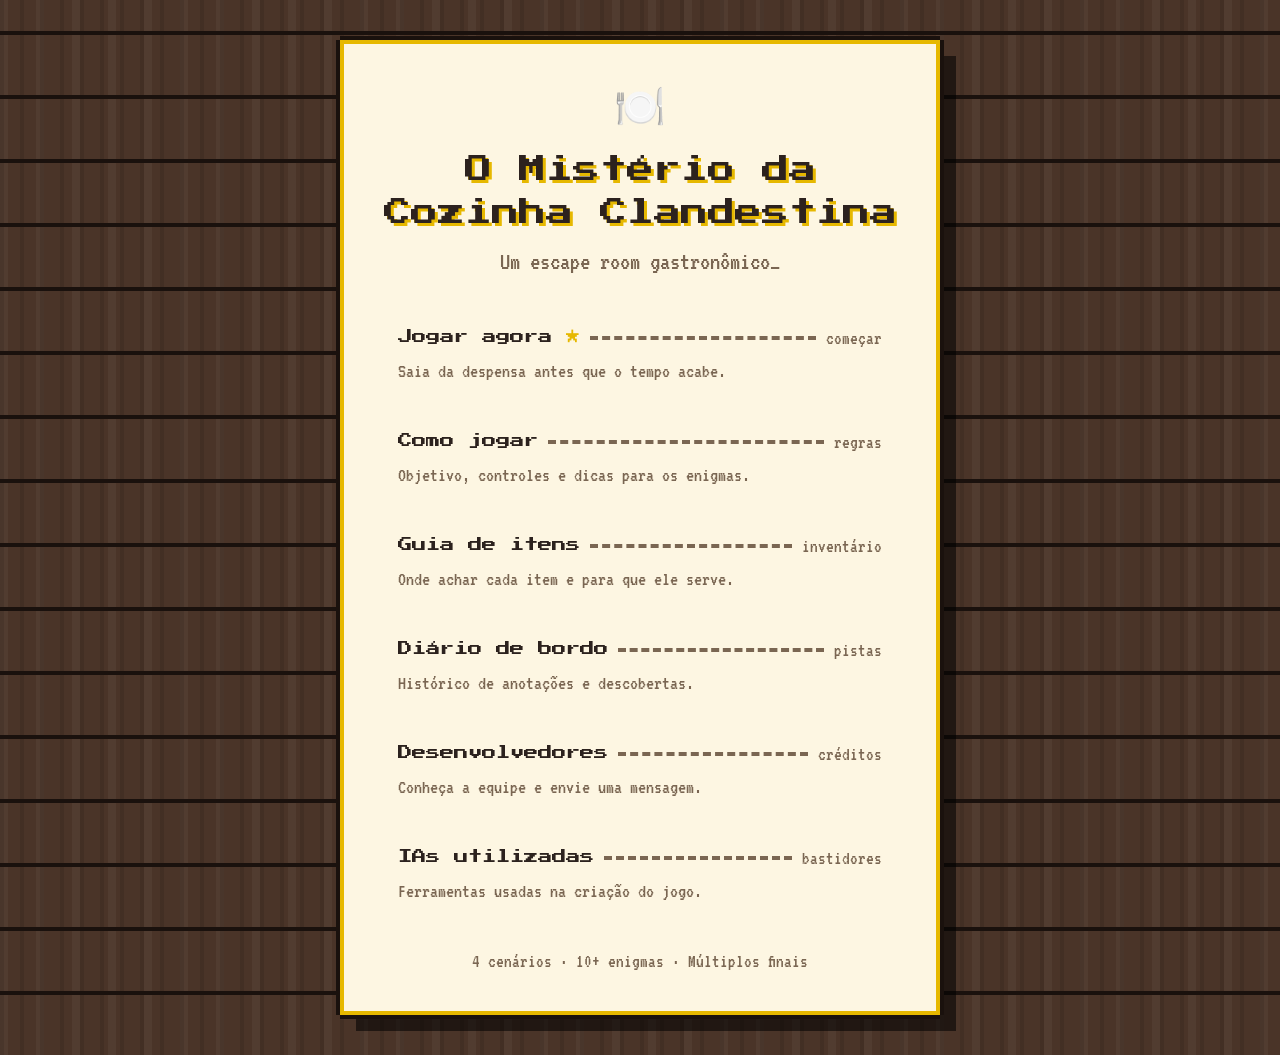
<file: index.html>
<!doctype html>
<html lang="pt-BR">
  <head>
    <meta charset="UTF-8" />
    <meta name="viewport" content="width=device-width, initial-scale=1" />
    <link rel="stylesheet" href="css/cssindex.css" />
    <title>O Mistério da Cozinha Clandestina</title>
  </head>
  <body class="home">
    <main class="cardapio">
      <div class="selo" aria-hidden="true">🍽️</div>
      <h1>O Mistério da Cozinha Clandestina</h1>
      <p class="subtitulo">Um escape room gastronômico</p>

      <nav aria-label="Menu principal">
        <ul class="menu">
          <li class="destaque">
            <a href="jogar.html">
              <span class="linha"
                ><span class="nome">Jogar agora</span
                ><span class="pontilhado"></span
                ><span class="pagina">começar</span></span
              >
              <span class="desc"
                >Saia da despensa antes que o tempo acabe.</span
              >
            </a>
          </li>
          <li>
            <a href="como-jogar.html">
              <span class="linha"
                ><span class="nome">Como jogar</span
                ><span class="pontilhado"></span
                ><span class="pagina">regras</span></span
              >
              <span class="desc"
                >Objetivo, controles e dicas para os enigmas.</span
              >
            </a>
          </li>
          <li>
            <a href="guia-itens.html">
              <span class="linha"
                ><span class="nome">Guia de itens</span
                ><span class="pontilhado"></span
                ><span class="pagina">inventário</span></span
              >
              <span class="desc"
                >Onde achar cada item e para que ele serve.</span
              >
            </a>
          </li>
          <li>
            <a href="diario.html">
              <span class="linha"
                ><span class="nome">Diário de bordo</span
                ><span class="pontilhado"></span
                ><span class="pagina">pistas</span></span
              >
              <span class="desc"
                >Histórico de anotações e descobertas.</span
              >
            </a>
          </li>
          <li>
            <a href="desenvolvedores.html">
              <span class="linha"
                ><span class="nome">Desenvolvedores</span
                ><span class="pontilhado"></span
                ><span class="pagina">créditos</span></span
              >
              <span class="desc"
                >Conheça a equipe e envie uma mensagem.</span
              >
            </a>
          </li>
          <li>
            <a href="ias.html">
              <span class="linha"
                ><span class="nome">IAs utilizadas</span
                ><span class="pontilhado"></span
                ><span class="pagina">bastidores</span></span
              >
              <span class="desc"
                >Ferramentas usadas na criação do jogo.</span
              >
            </a>
          </li>
        </ul>
      </nav>

      <footer class="rodape-cardapio">
        <p>4 cenários · 10+ enigmas · Múltiplos finais</p>
      </footer>
    </main>
  </body>
</html>
</file>
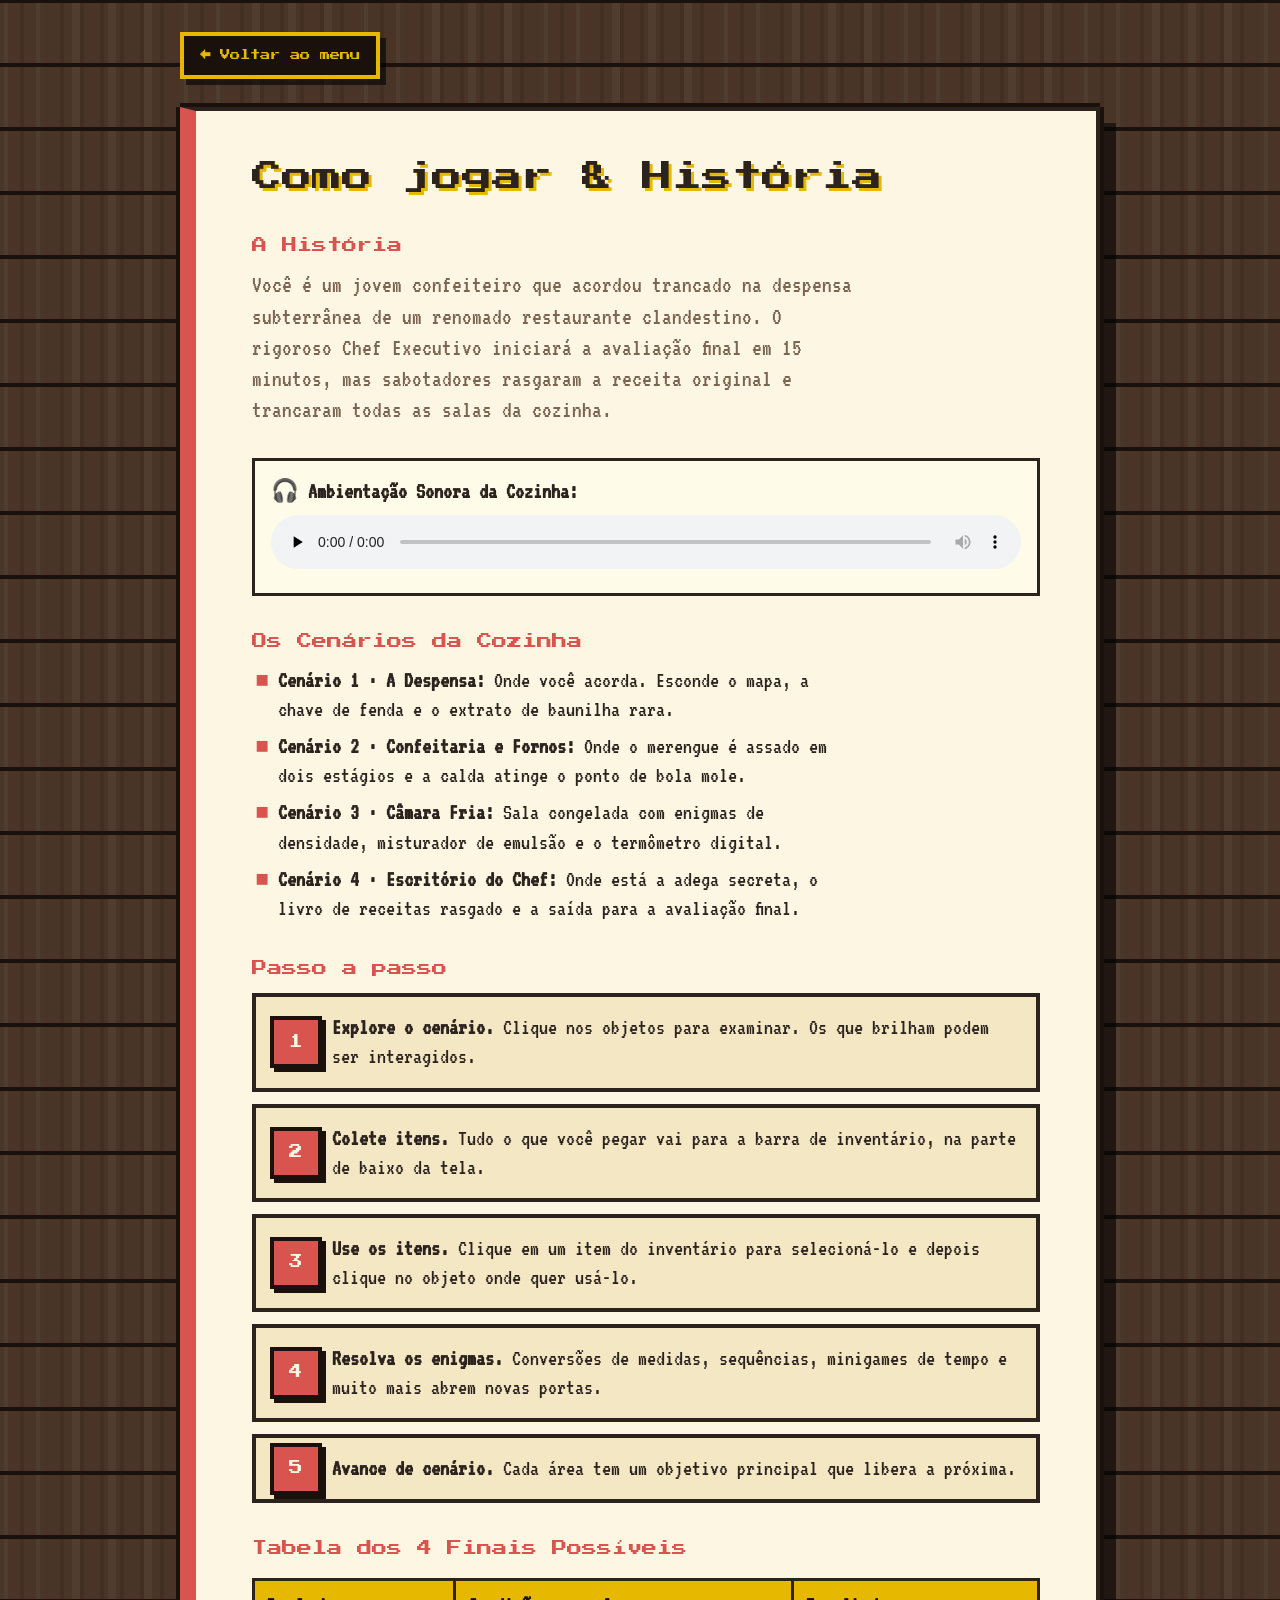
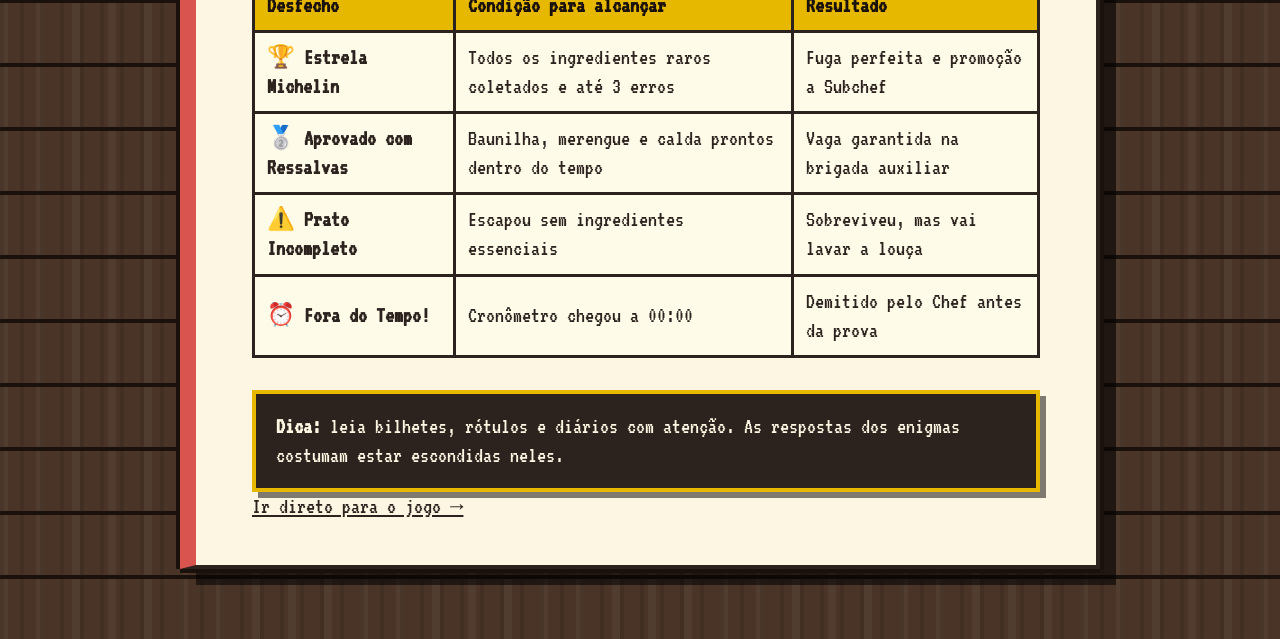
<file: como-jogar.html>
<!doctype html>
<html lang="pt-BR">
  <head>
    <meta charset="UTF-8" />
    <meta name="viewport" content="width=device-width, initial-scale=1" />
    <link rel="stylesheet" href="css/comojogarcss.css" />
    <title>Como jogar e História · O Mistério da Cozinha Clandestina</title>
    <style>
      .tabela-finais {
        width: 100%;
        border-collapse: collapse;
        margin: 16px 0 24px;
        background: #fffbe9;
      }
      .tabela-finais th,
      .tabela-finais td {
        border: 3px solid #2c221e;
        padding: 10px 12px;
        text-align: left;
      }
      .tabela-finais th {
        background: #e6b800;
        color: #1a110d;
      }
      .bloco-audio {
        margin: 20px 0;
        padding: 16px;
        background: #fffbe9;
        border: 3px solid #2c221e;
      }
      .bloco-audio audio {
        width: 100%;
        margin-top: 8px;
      }
    </style>
  </head>
  <body class="interna">
    <header class="topo">
      <nav aria-label="Voltar ao menu">
        <a class="voltar" href="index.html">← Voltar ao menu</a>
      </nav>
    </header>

    <main class="folha">
      <h1>Como jogar &amp; História</h1>

      <section aria-labelledby="titulo-historia">
        <h2 id="titulo-historia">A História</h2>
        <p class="intro">
          Você é um jovem confeiteiro que acordou trancado na despensa subterrânea
          de um renomado restaurante clandestino. O rigoroso Chef Executivo
          iniciará a avaliação final em 15 minutos, mas sabotadores rasgaram a
          receita original e trancaram todas as salas da cozinha.
        </p>

        <div class="bloco-audio">
          <p><strong>🎧 Ambientação Sonora da Cozinha:</strong></p>
          <audio controls preload="none" aria-label="Trilha ambiente de suspense da cozinha">
            <source src="https://actions.google.com/sounds/v1/ambiences/kitchen_ambience.ogg" type="audio/ogg" />
            Seu navegador não suporta o elemento de áudio.
          </audio>
        </div>
      </section>

      <section aria-labelledby="titulo-cenarios">
        <h2 id="titulo-cenarios">Os Cenários da Cozinha</h2>
        <ul>
          <li><strong>Cenário 1 · A Despensa:</strong> Onde você acorda. Esconde o mapa, a chave de fenda e o extrato de baunilha rara.</li>
          <li><strong>Cenário 2 · Confeitaria e Fornos:</strong> Onde o merengue é assado em dois estágios e a calda atinge o ponto de bola mole.</li>
          <li><strong>Cenário 3 · Câmara Fria:</strong> Sala congelada com enigmas de densidade, misturador de emulsão e o termômetro digital.</li>
          <li><strong>Cenário 4 · Escritório do Chef:</strong> Onde está a adega secreta, o livro de receitas rasgado e a saída para a avaliação final.</li>
        </ul>
      </section>

      <section aria-labelledby="titulo-passos">
        <h2 id="titulo-passos">Passo a passo</h2>
        <ol class="passos">
          <li>
            <strong>Explore o cenário.</strong> Clique nos objetos para examinar.
            Os que brilham podem ser interagidos.
          </li>
          <li>
            <strong>Colete itens.</strong> Tudo o que você pegar vai para a barra
            de inventário, na parte de baixo da tela.
          </li>
          <li>
            <strong>Use os itens.</strong> Clique em um item do inventário para
            selecioná-lo e depois clique no objeto onde quer usá-lo.
          </li>
          <li>
            <strong>Resolva os enigmas.</strong> Conversões de medidas,
            sequências, minigames de tempo e muito mais abrem novas portas.
          </li>
          <li>
            <strong>Avance de cenário.</strong> Cada área tem um objetivo
            principal que libera a próxima.
          </li>
        </ol>
      </section>

      <section aria-labelledby="titulo-finais">
        <h2 id="titulo-finais">Tabela dos 4 Finais Possíveis</h2>
        <table class="tabela-finais">
          <thead>
            <tr>
              <th>Desfecho</th>
              <th>Condição para alcançar</th>
              <th>Resultado</th>
            </tr>
          </thead>
          <tbody>
            <tr>
              <td><strong>🏆 Estrela Michelin</strong></td>
              <td>Todos os ingredientes raros coletados e até 3 erros</td>
              <td>Fuga perfeita e promoção a Subchef</td>
            </tr>
            <tr>
              <td><strong>🥈 Aprovado com Ressalvas</strong></td>
              <td>Baunilha, merengue e calda prontos dentro do tempo</td>
              <td>Vaga garantida na brigada auxiliar</td>
            </tr>
            <tr>
              <td><strong>⚠️ Prato Incompleto</strong></td>
              <td>Escapou sem ingredientes essenciais</td>
              <td>Sobreviveu, mas vai lavar a louça</td>
            </tr>
            <tr>
              <td><strong>⏰ Fora do Tempo!</strong></td>
              <td>Cronômetro chegou a 00:00</td>
              <td>Demitido pelo Chef antes da prova</td>
            </tr>
          </tbody>
        </table>
      </section>

      <p class="dica">
        <strong>Dica:</strong> leia bilhetes, rótulos e diários com atenção. As
        respostas dos enigmas costumam estar escondidas neles.
      </p>

      <footer>
        <p><a href="jogar.html">Ir direto para o jogo →</a></p>
      </footer>
    </main>
  </body>
</html>
</file>
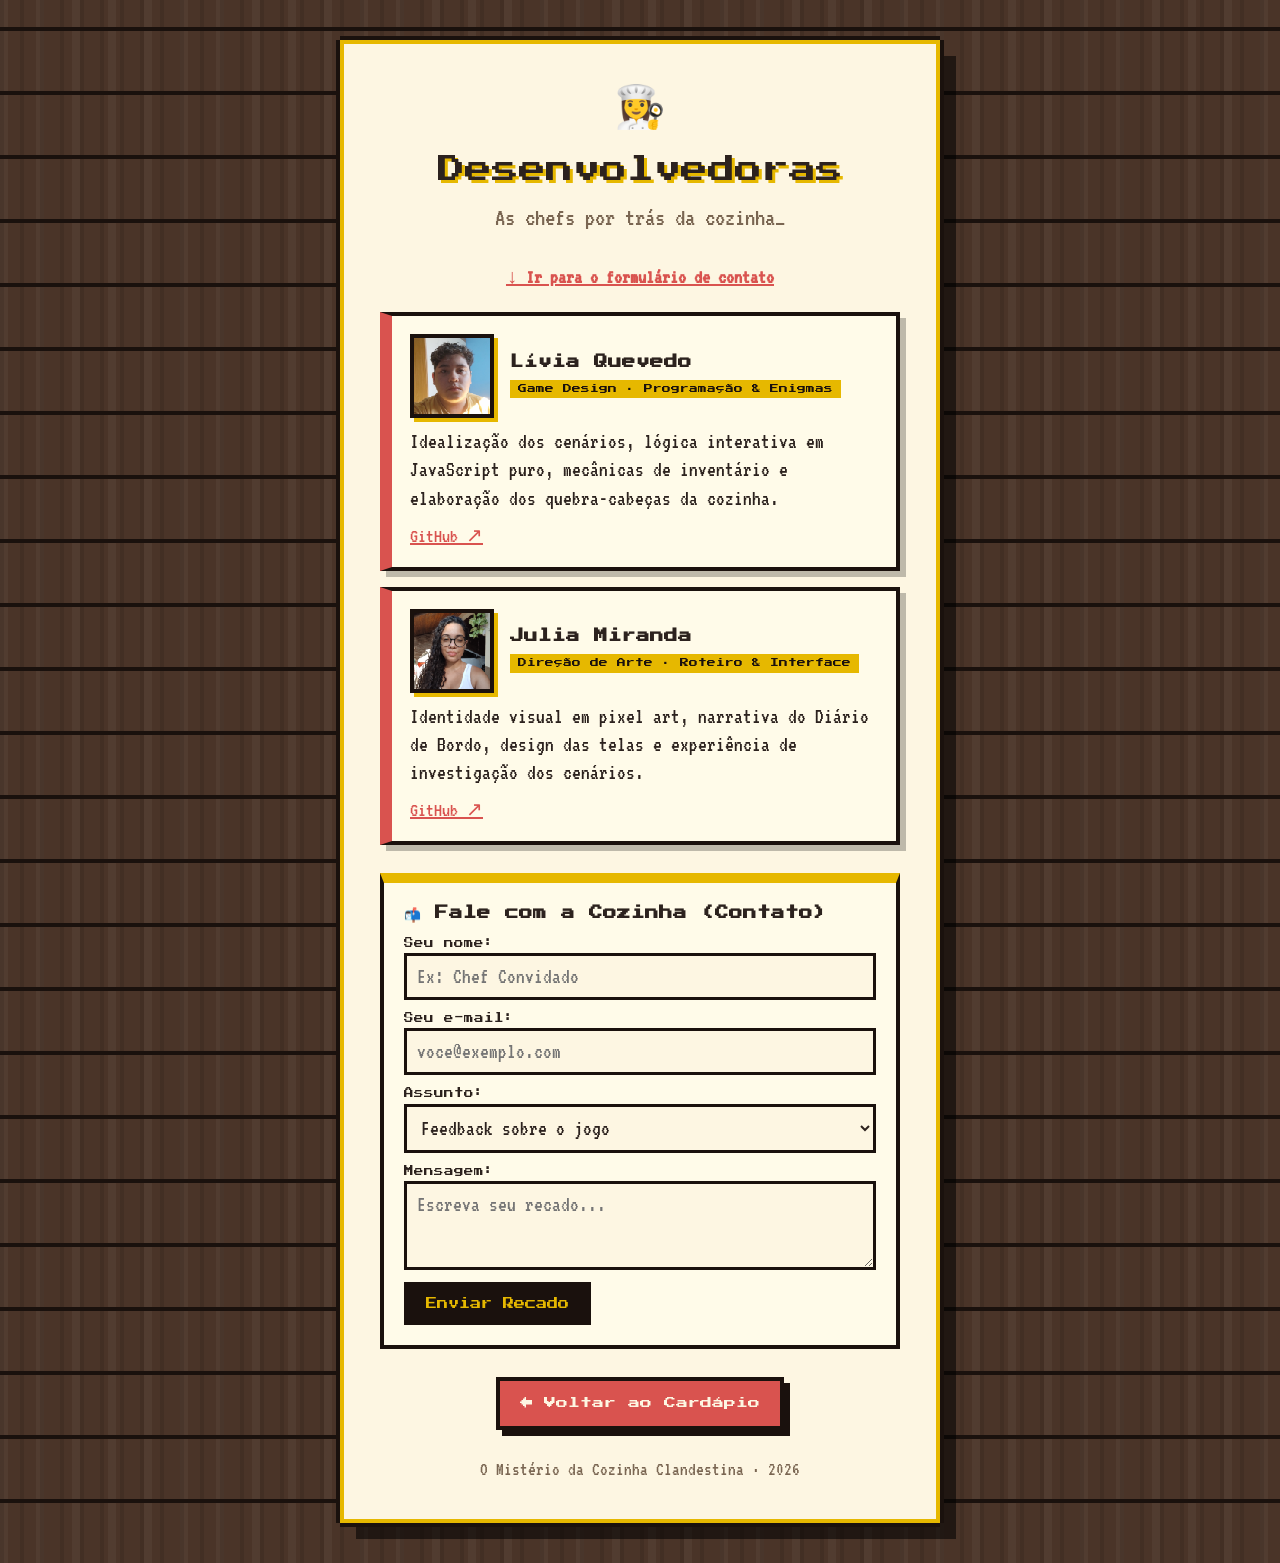
<file: desenvolvedores.html>
<!doctype html>
<html lang="pt-BR">
  <head>
    <meta charset="UTF-8" />
    <meta name="viewport" content="width=device-width, initial-scale=1" />
    <link rel="stylesheet" href="css/cssindex.css" />
    <title>Desenvolvedoras · O Mistério da Cozinha Clandestina</title>
    <style>
      .navegacao-interna {
        margin-bottom: 22px;
        font-size: 1.25rem;
      }
      .navegacao-interna a {
        color: var(--tomate);
        font-weight: bold;
      }
      .lista-cards {
        display: grid;
        gap: 16px;
        text-align: left;
      }
      .card-item {
        padding: 18px;
        background: #fffbe9;
        border: 4px solid var(--escuro);
        border-left: 12px solid var(--tomate);
        box-shadow: 6px 6px 0 0 rgba(0, 0, 0, 0.25);
      }
      .card-topo {
        display: flex;
        align-items: center;
        gap: 16px;
        margin-bottom: 10px;
      }
      .dev-foto {
        width: 84px;
        height: 84px;
        object-fit: cover;
        border: 4px solid var(--escuro);
        box-shadow: 4px 4px 0 0 var(--latao);
        background: var(--escuro);
        flex-shrink: 0;
      }
      .card-titulo {
        font-family: var(--titulo);
        font-size: 0.85rem;
        line-height: 1.5;
        color: var(--tinta);
      }
      .card-cargo {
        display: inline-block;
        margin-top: 6px;
        padding: 3px 8px;
        background: var(--latao);
        color: var(--escuro);
        font-family: var(--titulo);
        font-size: 0.55rem;
        line-height: 1.4;
      }
      .card-desc {
        font-size: 1.35rem;
        color: var(--tinta);
        margin-top: 8px;
      }
      .links-externos {
        margin-top: 10px;
        display: flex;
        gap: 14px;
        font-size: 1.25rem;
      }
      .links-externos a {
        color: var(--tomate);
        text-decoration: underline;
      }
      .links-externos a:hover {
        color: var(--escuro);
        background: var(--latao);
      }

      .secao-contato {
        margin-top: 28px;
        padding: 20px;
        background: #fffbe9;
        border: 4px solid var(--escuro);
        border-top: 10px solid var(--latao);
        text-align: left;
      }
      .secao-contato h2 {
        font-family: var(--titulo);
        font-size: 0.85rem;
        line-height: 1.6;
        margin-bottom: 12px;
        color: var(--tinta);
      }
      .secao-contato fieldset {
        border: 0;
        display: grid;
        gap: 12px;
      }
      .campo-grupo {
        display: grid;
        gap: 4px;
      }
      .campo-grupo label {
        font-family: var(--titulo);
        font-size: 0.6rem;
        color: var(--tinta);
      }
      .campo-grupo input,
      .campo-grupo select,
      .campo-grupo textarea {
        width: 100%;
        padding: 10px;
        font-family: var(--texto);
        font-size: 1.35rem;
        background: var(--papel);
        color: var(--tinta);
        border: 3px solid var(--escuro);
      }
      .btn-enviar {
        justify-self: start;
        padding: 12px 18px;
        background: var(--escuro);
        color: var(--latao);
        border: 4px solid var(--escuro);
        font-family: var(--titulo);
        font-size: 0.7rem;
        cursor: pointer;
      }
      .btn-enviar:hover {
        background: var(--latao);
        color: var(--escuro);
      }

      .btn-voltar-menu {
        display: inline-block;
        margin-top: 28px;
        padding: 14px 20px;
        background: var(--tomate);
        color: var(--papel);
        border: 4px solid var(--escuro);
        box-shadow: 6px 6px 0 0 var(--escuro);
        font-family: var(--titulo);
        font-size: 0.75rem;
        line-height: 1.4;
        text-decoration: none;
      }
      .btn-voltar-menu:hover,
      .btn-voltar-menu:focus-visible {
        background: var(--latao);
        color: var(--escuro);
        transform: translate(-3px, -3px);
        box-shadow: 9px 9px 0 0 var(--escuro);
      }
      .btn-voltar-menu:active {
        transform: translate(3px, 3px);
        box-shadow: none;
      }
    </style>
  </head>
  <body class="home">
    <main class="cardapio">
      <header>
        <div class="selo" aria-hidden="true">👩‍🍳</div>
        <h1>Desenvolvedoras</h1>
        <p class="subtitulo">As chefs por trás da cozinha</p>
        <nav class="navegacao-interna" aria-label="Atalho interno">
          <a href="#contato">↓ Ir para o formulário de contato</a>
        </nav>
      </header>

      <section class="lista-cards" aria-label="Equipe de desenvolvimento">
        <article class="card-item">
          <div class="card-topo">
            <img
              class="dev-foto"
              src="img/livia.png"
              alt="Foto da desenvolvedora Lívia Quevedo"
            />
            <div>
              <h2 class="card-titulo">Lívia Quevedo</h2>
              <span class="card-cargo">Game Design · Programação &amp; Enigmas</span>
            </div>
          </div>
          <p class="card-desc">
            Idealização dos cenários, lógica interativa em JavaScript puro,
            mecânicas de inventário e elaboração dos quebra-cabeças da cozinha.
          </p>
          <div class="links-externos">
            <a href="https://github.com/quevedous" target="_blank" rel="noopener noreferrer">GitHub ↗</a>
          </div>
        </article>

        <article class="card-item">
          <div class="card-topo">
            <img
              class="dev-foto"
              src="img/julia.png"
              alt="Foto da desenvolvedora Julia Miranda"
            />
            <div>
              <h2 class="card-titulo">Julia Miranda</h2>
              <span class="card-cargo">Direção de Arte · Roteiro &amp; Interface</span>
            </div>
          </div>
          <p class="card-desc">
            Identidade visual em pixel art, narrativa do Diário de Bordo,
            design das telas e experiência de investigação dos cenários.
          </p>
          <div class="links-externos">
            <a href="https://github.com/2025320818-boop" target="_blank" rel="noopener noreferrer">GitHub ↗</a>
          </div>
        </article>
      </section>

      <section class="secao-contato" id="contato" aria-labelledby="titulo-contato">
        <h2 id="titulo-contato">📬 Fale com a Cozinha (Contato)</h2>
        <form id="form-contato" action="https://formsubmit.co/2025320818@aluno.canoas.ifrs.edu.br" method="POST">
          <input type="hidden" name="_cc" value="2025303138@aluno.canoas.ifrs.edu.br" />
          <input type="hidden" name="_subject" value="[Cozinha Clandestina] Novo contato pelo site" />
          <input type="hidden" name="_captcha" value="false" />

          <fieldset>
            <legend hidden>Envie uma mensagem para as desenvolvedoras</legend>

            <div class="campo-grupo">
              <label for="nome-usuario">Seu nome:</label>
              <input type="text" id="nome-usuario" name="nome" required placeholder="Ex: Chef Convidado" />
            </div>

            <div class="campo-grupo">
              <label for="email-usuario">Seu e-mail:</label>
              <input type="email" id="email-usuario" name="email" required placeholder="voce@exemplo.com" />
            </div>

            <div class="campo-grupo">
              <label for="assunto-usuario">Assunto:</label>
              <select id="assunto-usuario" name="assunto">
                <option value="Feedback sobre o jogo">Feedback sobre o jogo</option>
                <option value="Dúvida sobre um enigma">Dúvida sobre um enigma</option>
                <option value="Reportar problema">Reportar problema</option>
              </select>
            </div>

            <div class="campo-grupo">
              <label for="mensagem-usuario">Mensagem:</label>
              <textarea id="mensagem-usuario" name="mensagem" rows="3" required placeholder="Escreva seu recado..."></textarea>
            </div>

            <button type="submit" class="btn-enviar">Enviar Recado</button>
          </fieldset>
        </form>
      </section>

      <a class="btn-voltar-menu" href="index.html">← Voltar ao Cardápio</a>

      <footer class="rodape-cardapio">
        <p>O Mistério da Cozinha Clandestina · 2026</p>
      </footer>
    </main>
  </body>
</html>
</file>
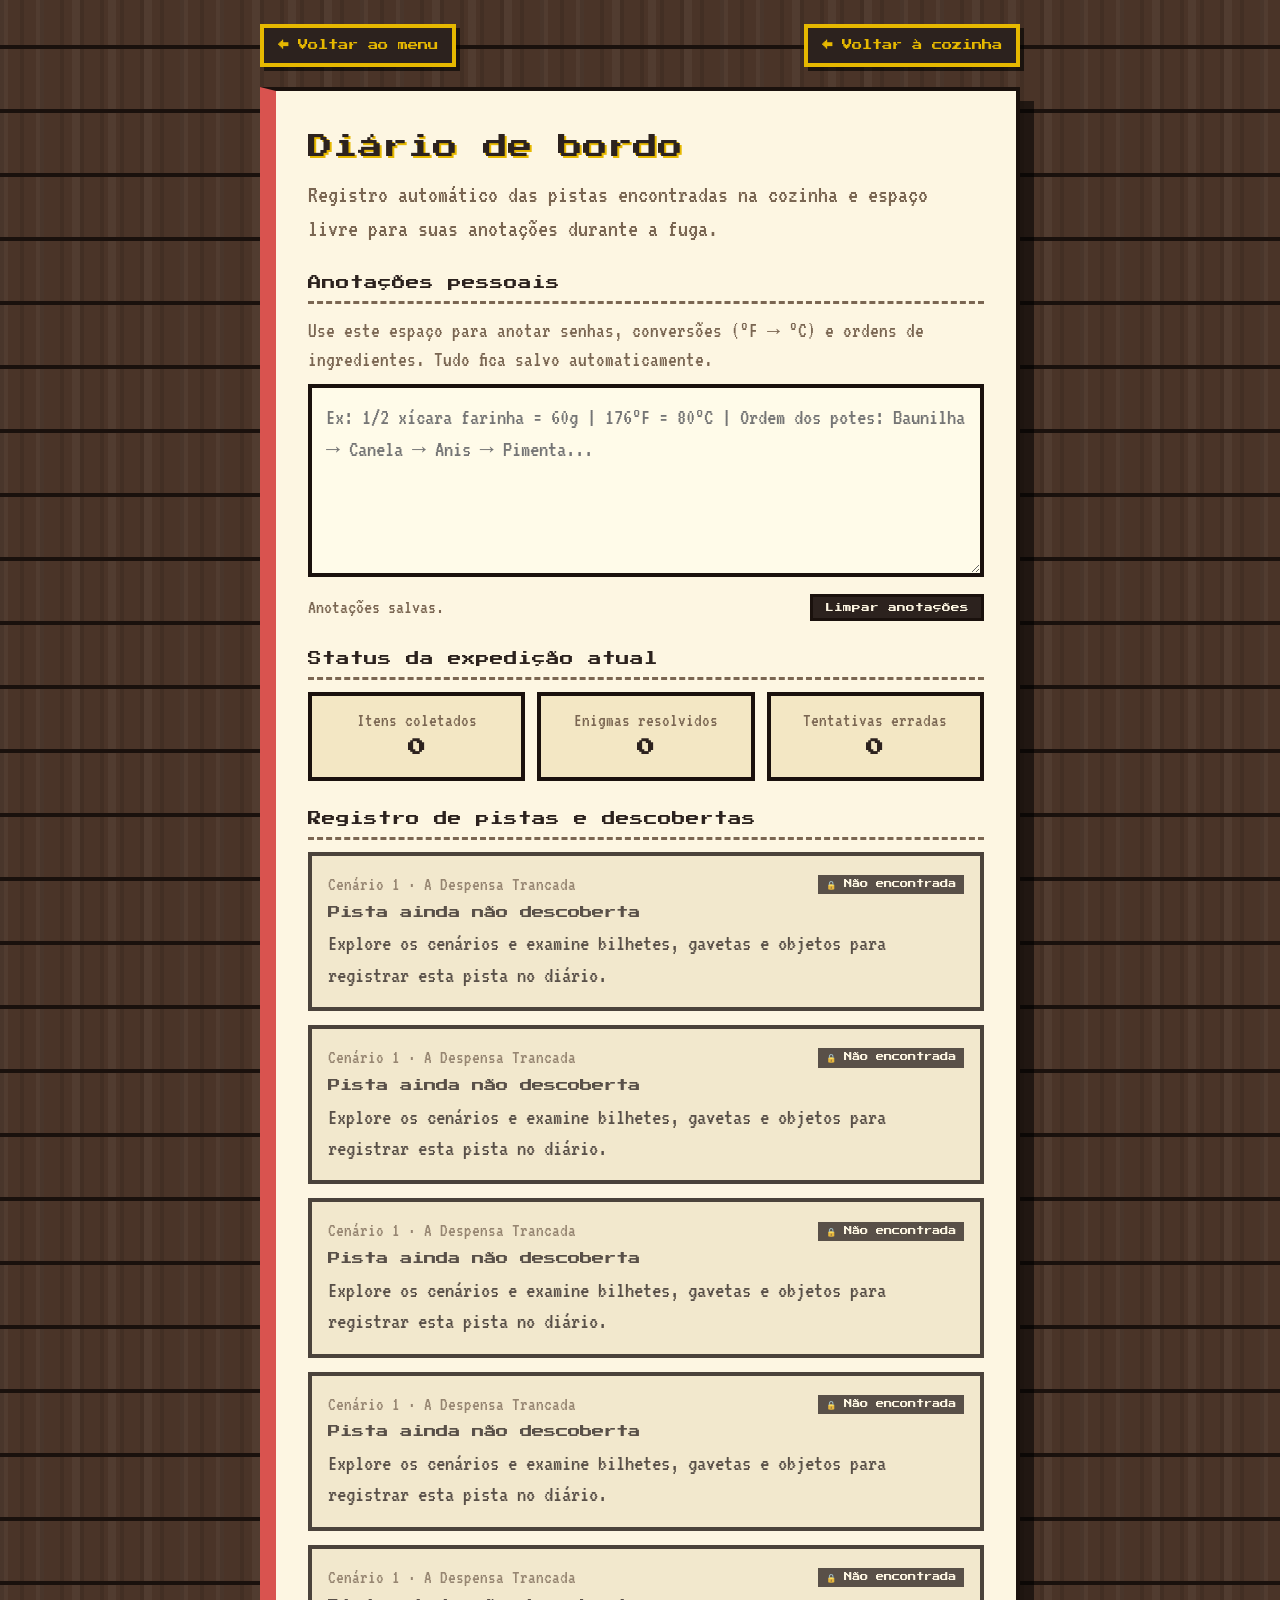
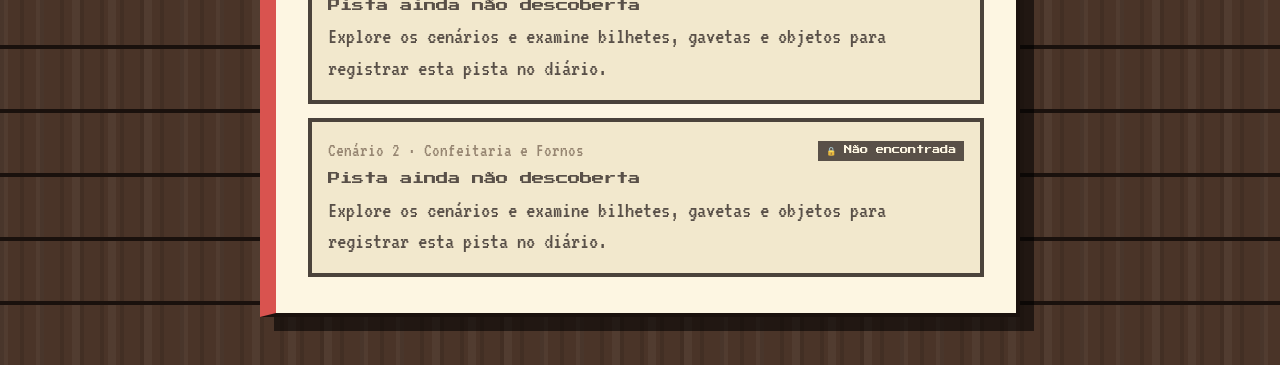
<file: diario.html>
<!doctype html>
<html lang="pt-BR">
  <head>
    <meta charset="UTF-8" />
    <meta name="viewport" content="width=device-width, initial-scale=1" />
    <link rel="stylesheet" href="css/diario.css" />
    <script src="js/diario.js" defer></script>
    <title>Diário de bordo · O Mistério da Cozinha Clandestina</title>
  </head>
  <body class="interna">
    <div class="topo">
      <a class="voltar" href="index.html">← Voltar ao menu</a>
      <button type="button" class="voltar" id="btn-voltar-jogo" hidden>
        ← Voltar à cozinha
      </button>
    </div>

    <main class="folha">
      <h1>Diário de bordo</h1>
      <p class="intro">
        Registro automático das pistas encontradas na cozinha e espaço livre para
        suas anotações durante a fuga.
      </p>

      <h2>Anotações pessoais</h2>
      <p class="sub-info">
        Use este espaço para anotar senhas, conversões (°F → °C) e ordens de
        ingredientes. Tudo fica salvo automaticamente.
      </p>
      <textarea
        id="notas-jogador"
        rows="5"
        placeholder="Ex: 1/2 xícara farinha = 60g | 176°F = 80°C | Ordem dos potes: Baunilha → Canela → Anis → Pimenta..."
      ></textarea>
      <div class="acoes-notas">
        <span id="status-salvo" class="status-salvo">Anotações salvas.</span>
        <button type="button" class="btn-limpar" id="btn-limpar-notas">
          Limpar anotações
        </button>
      </div>

      <h2>Status da expedição atual</h2>
      <div class="resumo-partida" id="resumo-partida">
        <div class="dado">
          <span class="rotulo">Itens coletados</span>
          <strong id="stat-itens">0</strong>
        </div>
        <div class="dado">
          <span class="rotulo">Enigmas resolvidos</span>
          <strong id="stat-acertos">0</strong>
        </div>
        <div class="dado">
          <span class="rotulo">Tentativas erradas</span>
          <strong id="stat-erros">0</strong>
        </div>
      </div>

      <h2>Registro de pistas e descobertas</h2>
      <div id="lista-pistas" class="lista-pistas"></div>
    </main>
  </body>
</html>
</file>
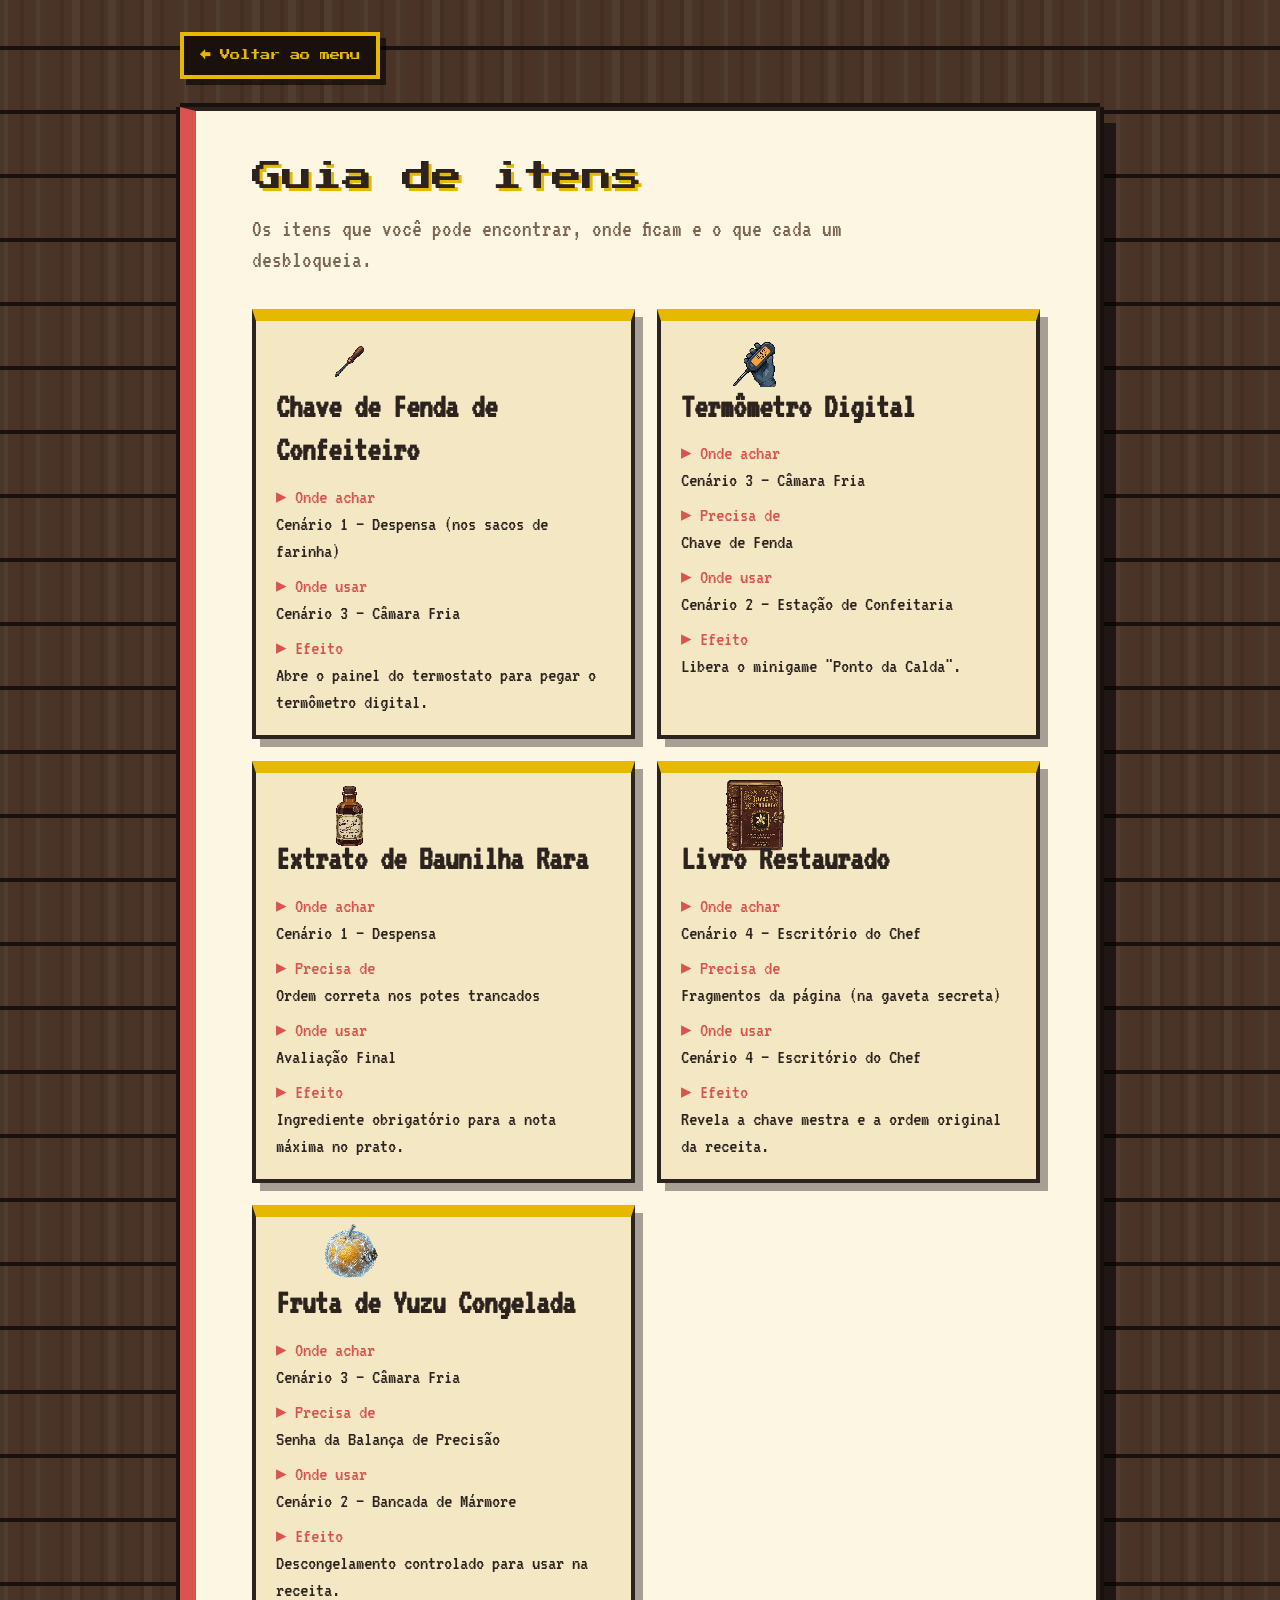
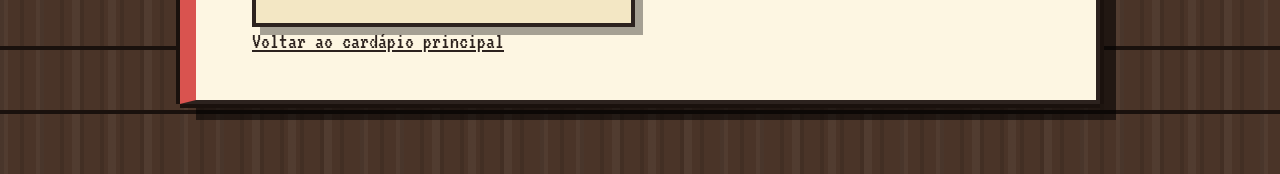
<file: guia-itens.html>
<!doctype html>
<html lang="pt-BR">
  <head>
    <meta charset="UTF-8" />
    <meta name="viewport" content="width=device-width, initial-scale=1" />
    <link rel="stylesheet" href="css/guiacss.css" />
    <title>Guia de itens · O Mistério da Cozinha Clandestina</title>
  </head>
  <body class="interna">
    <header class="topo">
      <nav aria-label="Voltar ao menu">
        <a class="voltar" href="index.html">← Voltar ao menu</a>
      </nav>
    </header>
    <main class="folha">
      <h1>Guia de itens</h1>
      <p class="intro">
        Os itens que você pode encontrar, onde ficam e o que cada um
        desbloqueia.
      </p>

      <section class="grade-itens" aria-label="Lista de itens do jogo">
        <article class="item">
          <div class="icone">
            <img
              src="img/chave de fenda.png"
              alt="Chave de Fenda de Confeiteiro"
            />
          </div>
          <h2>Chave de Fenda de Confeiteiro</h2>
          <dl>
            <dt>Onde achar</dt>
            <dd>Cenário 1 – Despensa (nos sacos de farinha)</dd>
            <dt>Onde usar</dt>
            <dd>Cenário 3 – Câmara Fria</dd>
            <dt>Efeito</dt>
            <dd>
              Abre o painel do termostato para pegar o termômetro digital.
            </dd>
          </dl>
        </article>

        <article class="item">
          <div class="icone">
            <img src="img/TERMOMETRO.png" alt="Termômetro Digital" />
          </div>
          <h2>Termômetro Digital</h2>
          <dl>
            <dt>Onde achar</dt>
            <dd>Cenário 3 – Câmara Fria</dd>
            <dt>Precisa de</dt>
            <dd>Chave de Fenda</dd>
            <dt>Onde usar</dt>
            <dd>Cenário 2 – Estação de Confeitaria</dd>
            <dt>Efeito</dt>
            <dd>Libera o minigame "Ponto da Calda".</dd>
          </dl>
        </article>

        <article class="item">
          <div class="icone">
            <img
              src="img/EXTRATO DE BAUNILHA.png"
              alt="Extrato de Baunilha Rara"
            />
          </div>
          <h2>Extrato de Baunilha Rara</h2>
          <dl>
            <dt>Onde achar</dt>
            <dd>Cenário 1 – Despensa</dd>
            <dt>Precisa de</dt>
            <dd>Ordem correta nos potes trancados</dd>
            <dt>Onde usar</dt>
            <dd>Avaliação Final</dd>
            <dt>Efeito</dt>
            <dd>Ingrediente obrigatório para a nota máxima no prato.</dd>
          </dl>
        </article>

        <article class="item">
          <div class="icone">
            <img src="img/LIVRO.png" alt="Livro Restaurado" />
          </div>
          <h2>Livro Restaurado</h2>
          <dl>
            <dt>Onde achar</dt>
            <dd>Cenário 4 – Escritório do Chef</dd>
            <dt>Precisa de</dt>
            <dd>Fragmentos da página (na gaveta secreta)</dd>
            <dt>Onde usar</dt>
            <dd>Cenário 4 – Escritório do Chef</dd>
            <dt>Efeito</dt>
            <dd>Revela a chave mestra e a ordem original da receita.</dd>
          </dl>
        </article>

        <article class="item">
          <div class="icone">
            <img src="img/YUZU.png" alt="Fruta de Yuzu Congelada" />
          </div>
          <h2>Fruta de Yuzu Congelada</h2>
          <dl>
            <dt>Onde achar</dt>
            <dd>Cenário 3 – Câmara Fria</dd>
            <dt>Precisa de</dt>
            <dd>Senha da Balança de Precisão</dd>
            <dt>Onde usar</dt>
            <dd>Cenário 2 – Bancada de Mármore</dd>
            <dt>Efeito</dt>
            <dd>Descongelamento controlado para usar na receita.</dd>
          </dl>
        </article>
      </section>

      <footer>
        <p><a href="index.html">Voltar ao cardápio principal</a></p>
      </footer>
    </main>
  </body>
</html>
</file>
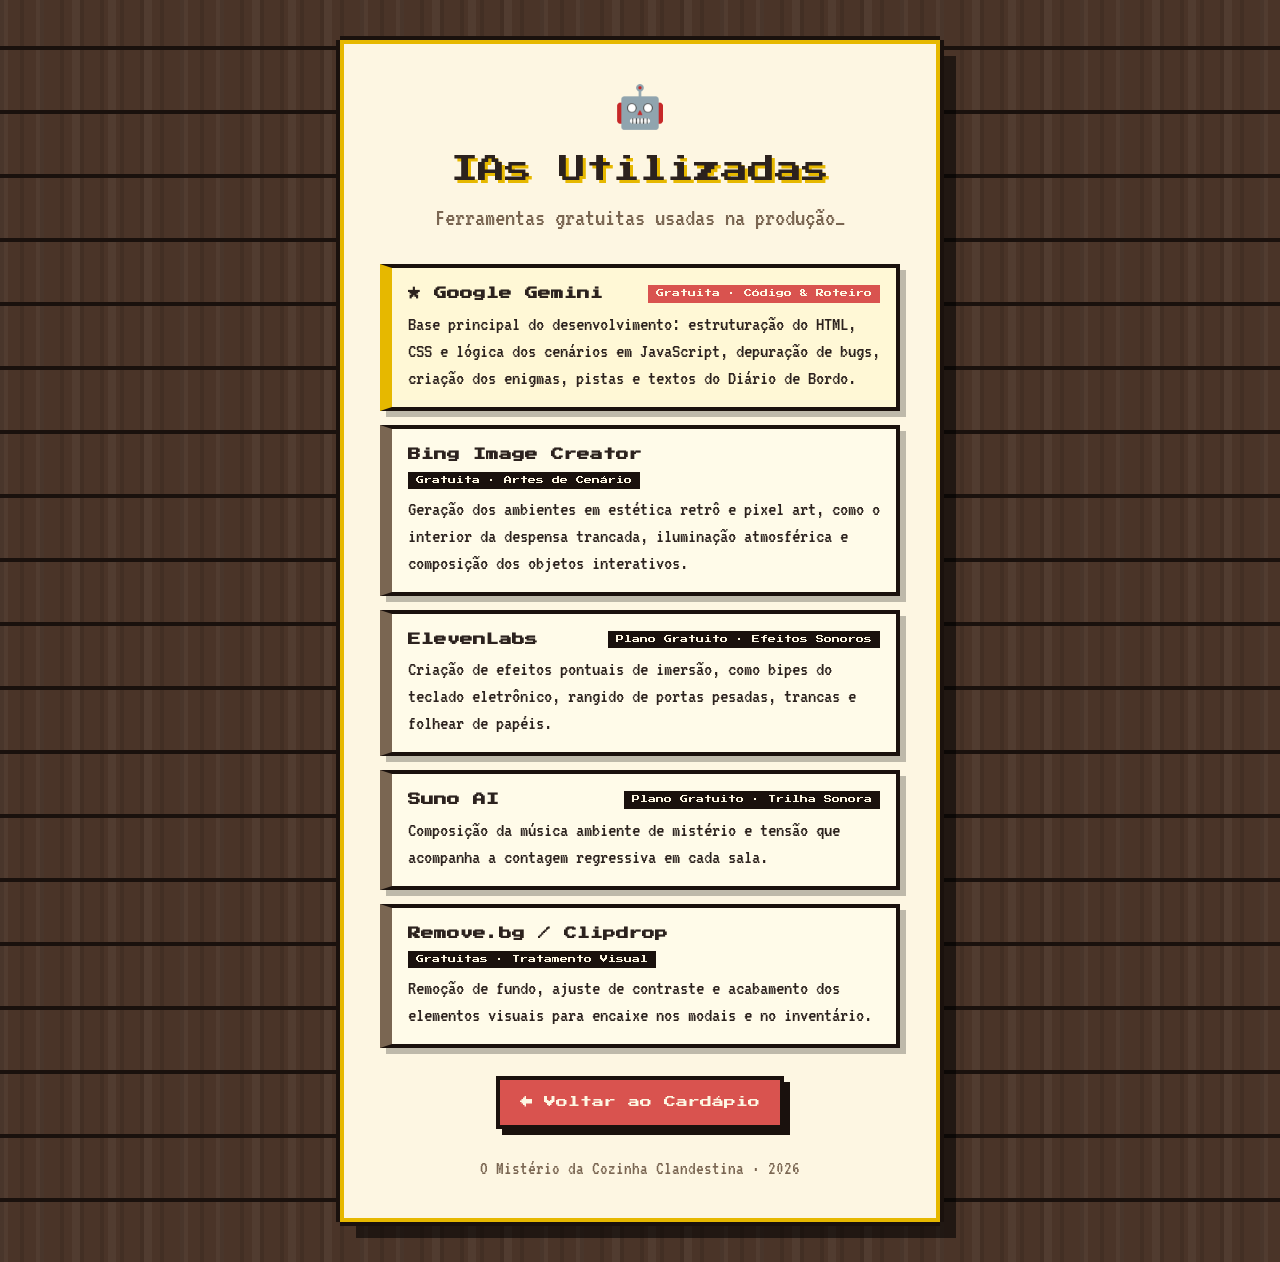
<file: ias.html>
<!doctype html>
<html lang="pt-BR">
  <head>
    <meta charset="UTF-8" />
    <meta name="viewport" content="width=device-width, initial-scale=1" />
    <link rel="stylesheet" href="css/cssindex.css" />
    <title>IAs Utilizadas · O Mistério da Cozinha Clandestina</title>
    <style>
      .lista-ias {
        display: grid;
        gap: 14px;
        text-align: left;
      }
      .ia-item {
        padding: 16px;
        background: #fffbe9;
        border: 4px solid var(--escuro);
        border-left: 12px solid var(--suave);
        box-shadow: 6px 6px 0 0 rgba(0, 0, 0, 0.25);
      }
      .ia-item.principal {
        border-left-color: var(--latao);
        background: #fff8d6;
      }
      .ia-topo {
        display: flex;
        flex-wrap: wrap;
        justify-content: space-between;
        align-items: center;
        gap: 8px;
        margin-bottom: 6px;
      }
      .ia-nome {
        font-family: var(--titulo);
        font-size: 0.8rem;
        line-height: 1.5;
        color: var(--tinta);
      }
      .ia-tag {
        padding: 3px 8px;
        background: var(--escuro);
        color: var(--papel);
        font-family: var(--titulo);
        font-size: 0.5rem;
        line-height: 1.4;
      }
      .ia-item.principal .ia-tag {
        background: var(--tomate);
        color: var(--papel);
      }
      .ia-desc {
        font-size: 1.3rem;
        color: var(--tinta);
      }
      .btn-voltar-menu {
        display: inline-block;
        margin-top: 28px;
        padding: 14px 20px;
        background: var(--tomate);
        color: var(--papel);
        border: 4px solid var(--escuro);
        box-shadow: 6px 6px 0 0 var(--escuro);
        font-family: var(--titulo);
        font-size: 0.75rem;
        line-height: 1.4;
        text-decoration: none;
      }
      .btn-voltar-menu:hover,
      .btn-voltar-menu:focus-visible {
        background: var(--latao);
        color: var(--escuro);
        transform: translate(-3px, -3px);
        box-shadow: 9px 9px 0 0 var(--escuro);
      }
      .btn-voltar-menu:active {
        transform: translate(3px, 3px);
        box-shadow: none;
      }
    </style>
  </head>
  <body class="home">
    <main class="cardapio">
      <header>
        <div class="selo" aria-hidden="true">🤖</div>
        <h1>IAs Utilizadas</h1>
        <p class="subtitulo">Ferramentas gratuitas usadas na produção</p>
      </header>

      <section class="lista-ias" aria-label="Inteligências artificiais usadas no projeto">
        <article class="ia-item principal">
          <div class="ia-topo">
            <h2 class="ia-nome">★ Google Gemini</h2>
            <span class="ia-tag">Gratuita · Código &amp; Roteiro</span>
          </div>
          <p class="ia-desc">
            Base principal do desenvolvimento: estruturação do HTML, CSS e
            lógica dos cenários em JavaScript, depuração de bugs, criação dos
            enigmas, pistas e textos do Diário de Bordo.
          </p>
        </article>

        <article class="ia-item">
          <div class="ia-topo">
            <h2 class="ia-nome">Bing Image Creator</h2>
            <span class="ia-tag">Gratuita · Artes de Cenário</span>
          </div>
          <p class="ia-desc">
            Geração dos ambientes em estética retrô e pixel art, como o interior
            da despensa trancada, iluminação atmosférica e composição dos
            objetos interativos.
          </p>
        </article>

        <article class="ia-item">
          <div class="ia-topo">
            <h2 class="ia-nome">ElevenLabs</h2>
            <span class="ia-tag">Plano Gratuito · Efeitos Sonoros</span>
          </div>
          <p class="ia-desc">
            Criação de efeitos pontuais de imersão, como bipes do teclado
            eletrônico, rangido de portas pesadas, trancas e folhear de papéis.
          </p>
        </article>

        <article class="ia-item">
          <div class="ia-topo">
            <h2 class="ia-nome">Suno AI</h2>
            <span class="ia-tag">Plano Gratuito · Trilha Sonora</span>
          </div>
          <p class="ia-desc">
            Composição da música ambiente de mistério e tensão que acompanha a
            contagem regressiva em cada sala.
          </p>
        </article>

        <article class="ia-item">
          <div class="ia-topo">
            <h2 class="ia-nome">Remove.bg / Clipdrop</h2>
            <span class="ia-tag">Gratuitas · Tratamento Visual</span>
          </div>
          <p class="ia-desc">
            Remoção de fundo, ajuste de contraste e acabamento dos elementos
            visuais para encaixe nos modais e no inventário.
          </p>
        </article>
      </section>

      <a class="btn-voltar-menu" href="index.html">← Voltar ao Cardápio</a>

      <footer class="rodape-cardapio">
        <p>O Mistério da Cozinha Clandestina · 2026</p>
      </footer>
    </main>
  </body>
</html>
</file>
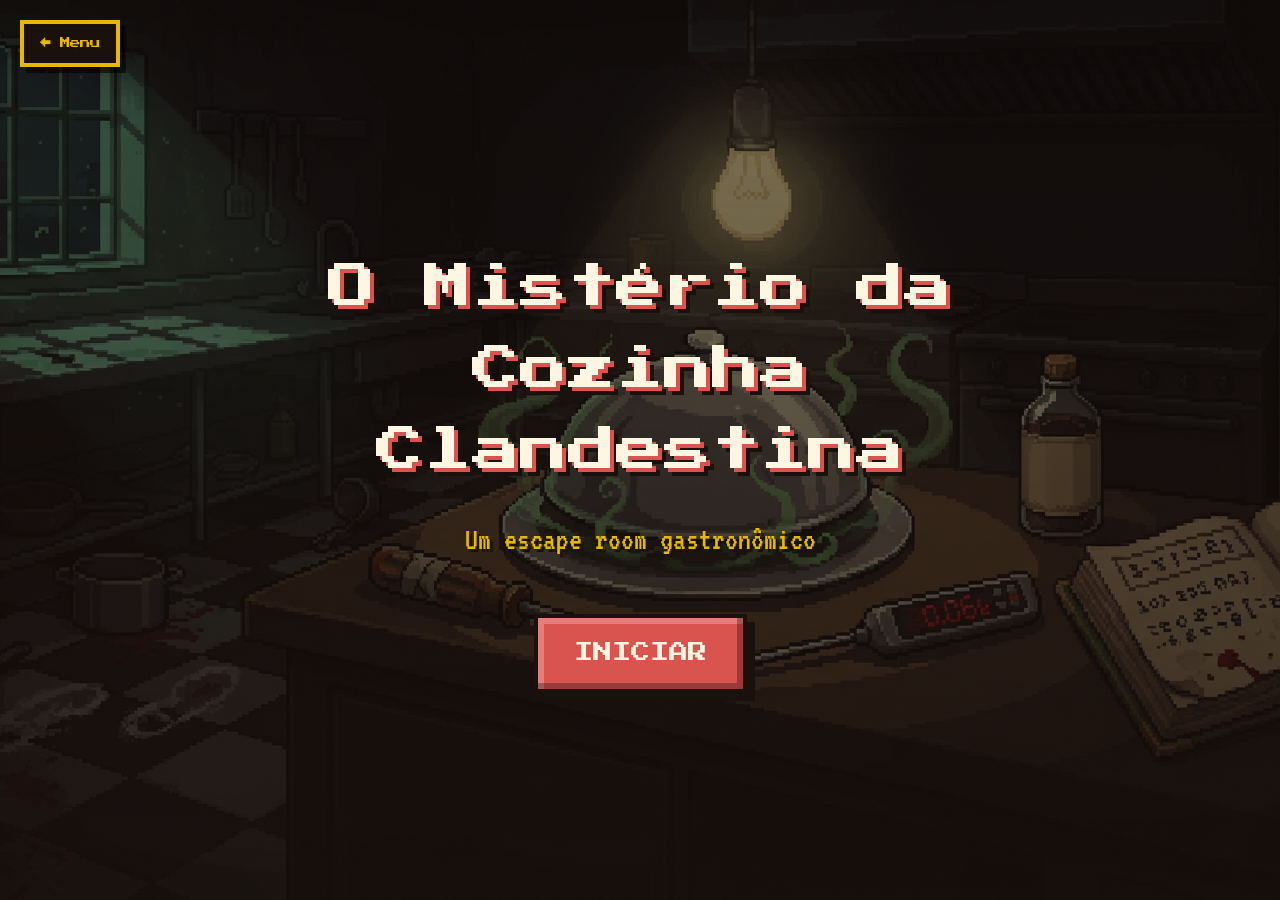
<file: jogar.html>
<!DOCTYPE html>
<html lang="pt-BR">
<head>
<meta charset="UTF-8">
<meta name="viewport" content="width=device-width, initial-scale=1">
<link rel="stylesheet" href="css/jogarcss.css">
<title>Jogar · O Mistério da Cozinha Clandestina</title>
<style>
@import url('https://fonts.googleapis.com/css2?family=Press+Start+2P&family=VT323&display=swap');

:root{
  --escuro:#1a110d;
  --madeira-escura:#2C221E;
  --papel:#FDF6E2;
  --tomate:#D9534F;
  --latao:#E6B800;
  --titulo:'Press Start 2P',monospace;
  --texto:'VT323',monospace;
}
*{box-sizing:border-box;margin:0;padding:0}
html,body{height:100%}
body{
  background:var(--escuro) url('img/fundo.jpg') center/cover no-repeat fixed;
  color:var(--papel);
  font-family:var(--texto);
  font-size:1.5rem;
  line-height:1.3;
  image-rendering:pixelated;
  overflow:hidden;
}
:focus-visible{outline:4px solid var(--latao);outline-offset:4px}

.escurecer{
  position:fixed;
  inset:0;
  background:linear-gradient(180deg,rgba(26,17,13,.55),rgba(26,17,13,.8));
}

.voltar{
  position:fixed;
  top:20px;
  left:20px;
  z-index:3;
  display:inline-block;
  padding:12px 16px;
  background:var(--escuro);
  border:4px solid var(--latao);
  color:var(--latao);
  text-decoration:none;
  font-family:var(--titulo);
  font-size:.65rem;
  line-height:1.4;
  box-shadow:6px 6px 0 0 rgba(0,0,0,.6);
}
.voltar:hover{background:var(--latao);color:var(--escuro)}
.voltar:active{transform:translate(4px,4px);box-shadow:none}

.tela{
  position:relative;
  z-index:2;
  min-height:100vh;
  display:grid;
  place-items:center;
  align-content:center;
  gap:48px;
  padding:80px 20px 40px;
  text-align:center;
}
.tela[hidden]{display:none}

.titulo{
  font-family:var(--titulo);
  font-weight:400;
  font-size:clamp(1.3rem,5.5vw,3rem);
  line-height:1.7;
  max-width:18ch;
  color:var(--papel);
  text-shadow:
    4px 4px 0 var(--tomate),
    8px 8px 0 var(--escuro);
}
.subtitulo{
  display:block;
  margin-top:20px;
  font-family:var(--texto);
  font-size:clamp(1.4rem,3.5vw,2rem);
  color:var(--latao);
  text-shadow:3px 3px 0 var(--escuro);
}

.btn-iniciar{
  font-family:var(--titulo);
  font-size:clamp(.9rem,2.5vw,1.2rem);
  line-height:1.4;
  padding:22px 36px;
  background:var(--tomate);
  color:var(--papel);
  border:4px solid var(--escuro);
  box-shadow:
    inset -6px -6px 0 0 rgba(0,0,0,.3),
    inset 6px 6px 0 0 rgba(255,255,255,.25),
    8px 8px 0 0 var(--escuro);
  cursor:pointer;
}
.btn-iniciar:hover,.btn-iniciar:focus-visible{background:var(--latao);color:var(--escuro)}
.btn-iniciar:hover::before,.btn-iniciar:focus-visible::before{content:"▶ "}
.btn-iniciar:active{
  transform:translate(6px,6px);
  box-shadow:inset -6px -6px 0 0 rgba(0,0,0,.3),inset 6px 6px 0 0 rgba(255,255,255,.25);
}

@media (prefers-reduced-motion:reduce){*{transition:none!important}}
</style>
</head>
<body>
<div class="escurecer"></div>

<nav aria-label="Navegação superior">
  <a class="voltar" href="index.html">← Menu</a>
</nav>

<main class="tela" id="tela-inicial">
  <h1 class="titulo">
    O Mistério da Cozinha Clandestina
    <span class="subtitulo">Um escape room gastronômico</span>
  </h1>
  <button class="btn-iniciar" id="btn-iniciar" type="button">INICIAR</button>
</main>

<script>
  document.getElementById('btn-iniciar').onclick = function() {
    window.location.href = 'cenarios/cena1.html';
  };
</script>
</body>
</html>
</file>
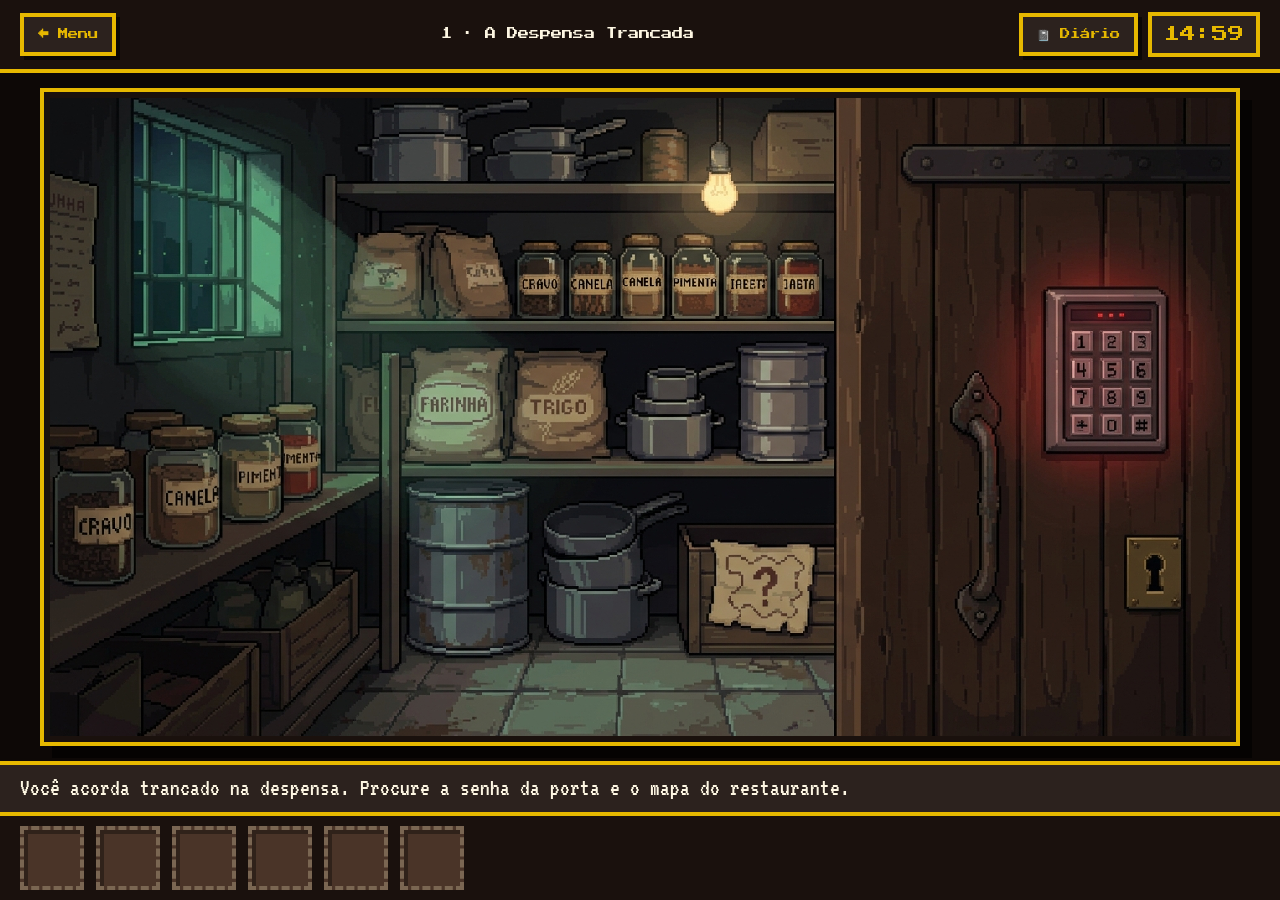
<file: cenarios/cena1.html>
<!DOCTYPE html>
<html lang="pt-BR">
<head>
<meta charset="UTF-8">
<meta name="viewport" content="width=device-width, initial-scale=1">
<link rel="stylesheet" href="../css/cena1.css">
<script src="../js/cena1.js" defer></script>
<title>Cenário 1 · A Despensa Trancada</title>
</head>
<body>

<header id="header-bar">
  <a class="voltar" href="../index.html">← Menu</a>
  <span class="cenario">1 · A Despensa Trancada</span>
  <div class="header-direita">
    <button type="button" class="voltar btn-diario" id="btn-diario" aria-label="Abrir Diário de Bordo">📓 Diário</button>
    <span id="cronometro" aria-label="Tempo restante">15:00</span>
  </div>
</header>

<main id="game-stage">
  <div class="cena" id="cena">
    <img src="../img/cenario1.jpg" alt="Despensa escura com prateleiras, potes de tempero, sacos de farinha e uma porta pesada com teclado eletrônico" draggable="false">

    <button class="interactive-node r-meio" id="no-porta" type="button" data-nome="Porta da despensa" aria-label="Porta da despensa"></button>
    <button class="interactive-node r-baixo" id="no-teclado" type="button" data-nome="Teclado eletrônico" aria-label="Teclado eletrônico da porta"><span class="luz"></span></button>
    <button class="interactive-node r-baixo" id="no-fechadura" type="button" data-nome="Fechadura antiga" aria-label="Fechadura antiga"></button>
    <button class="interactive-node" id="no-mapa" type="button" data-nome="Papel no caixote" aria-label="Papel dobrado no caixote"></button>
    <button class="interactive-node r-esq r-baixo" id="no-bilhete" type="button" data-nome="Bilhete na parede" aria-label="Bilhete rasgado na parede"></button>
    <button class="interactive-node" id="no-potes" type="button" data-nome="Potes trancados" aria-label="Potes de tempero da prateleira de cima"></button>
    <button class="interactive-node luz" id="no-farinha" type="button" data-nome="Sacos de farinha e trigo" aria-label="Sacos de farinha e trigo"></button>
    <button class="interactive-node" id="no-caixote" type="button" data-nome="Caixote de madeira" aria-label="Caixote de madeira"></button>
    <button class="interactive-node" id="no-potes-esq" type="button" data-nome="Potes de tempero" aria-label="Potes de tempero da bancada"></button>
    <button class="interactive-node r-baixo" id="no-janela" type="button" data-nome="Janela" aria-label="Janela com grades"></button>
    <button class="interactive-node" id="no-barril" type="button" data-nome="Barril de metal" aria-label="Barril de metal"></button>
  </div>
</main>

<div id="mensagem" aria-live="polite"></div>
<footer id="inventory-bar" aria-label="Inventário"></footer>

<div id="modal-overlay" hidden>
  <div class="modal" role="dialog" aria-modal="true" aria-labelledby="modal-titulo">
    <div class="modal-topo">
      <h2 id="modal-titulo"></h2>
      <button id="modal-fechar" type="button" aria-label="Fechar">X</button>
    </div>
    <div id="modal-corpo"></div>
  </div>
</div>

</body>
</html>
</file>
<file: css/cssindex.css>
@import url("https://fonts.googleapis.com/css2?family=Press+Start+2P&family=VT323&display=swap");

      :root {
        --escuro: #1a110d;
        --madeira: #4a3428;
        --papel: #fdf6e2;
        --tinta: #2c221e;
        --tomate: #d9534f;
        --latao: #e6b800;
        --suave: #7a6652;
        --titulo: "Press Start 2P", monospace;
        --texto: "VT323", monospace;
      }
      * {
        box-sizing: border-box;
        margin: 0;
        padding: 0;
      }
      body {
        min-height: 100vh;
        background-color: var(--madeira);
        background-image:
          repeating-linear-gradient(
            0deg,
            transparent 0 60px,
            var(--escuro) 60px 64px
          ),
          repeating-linear-gradient(
            90deg,
            rgba(0, 0, 0, 0.1) 0 4px,
            transparent 4px 20px
          ),
          repeating-linear-gradient(
            90deg,
            rgba(255, 255, 255, 0.04) 0 8px,
            transparent 8px 36px
          );
        color: var(--papel);
        font-family: var(--texto);
        font-size: 1.4rem;
        line-height: 1.3;
        image-rendering: pixelated;
      }
      a {
        color: inherit;
      }
      :focus-visible {
        outline: 4px solid var(--latao);
        outline-offset: 4px;
      }

      .home {
        display: grid;
        place-items: center;
        padding: 40px 16px;
      }
      .cardapio {
        width: min(600px, 100%);
        background: var(--papel);
        color: var(--tinta);
        padding: 44px 36px 36px;
        border: 4px solid var(--latao);
        box-shadow:
          0 -4px 0 0 var(--escuro),
          0 4px 0 0 var(--escuro),
          -4px 0 0 0 var(--escuro),
          4px 0 0 0 var(--escuro),
          16px 16px 0 0 rgba(0, 0, 0, 0.55);
        text-align: center;
      }
      .cardapio .selo {
        font-size: 2.6rem;
        line-height: 1;
      }
      .cardapio h1 {
        font-family: var(--titulo);
        font-weight: 400;
        font-size: clamp(1.1rem, 4.2vw, 1.7rem);
        line-height: 1.6;
        margin: 18px 0 10px;
        text-shadow: 3px 3px 0 var(--latao);
      }
      .cardapio .subtitulo {
        color: var(--suave);
        font-size: 1.6rem;
        margin-bottom: 30px;
      }
      .cardapio .subtitulo::after {
        content: "_";
        animation: piscar 1s steps(1) infinite;
      }

      .menu {
        list-style: none;
        text-align: left;
      }
      .menu li + li {
        margin-top: 10px;
      }
      .menu a {
        display: block;
        padding: 14px;
        text-decoration: none;
        border: 4px solid transparent;
      }
      .menu .linha {
        display: flex;
        align-items: baseline;
        gap: 10px;
      }
      .menu .nome {
        font-family: var(--titulo);
        font-size: 0.9rem;
        line-height: 1.6;
      }
      .menu .pontilhado {
        flex: 1;
        border-bottom: 4px dashed var(--suave);
        transform: translateY(-4px);
      }
      .menu .pagina {
        font-size: 1.2rem;
        color: var(--suave);
      }
      .menu .desc {
        display: block;
        font-size: 1.25rem;
        color: var(--suave);
        margin-top: 6px;
      }

      .menu a:hover,
      .menu a:focus-visible {
        background: var(--tomate);
        color: var(--papel);
        border-color: var(--escuro);
        box-shadow: 6px 6px 0 0 var(--escuro);
        transform: translate(-3px, -3px);
      }
      .menu a:active {
        transform: translate(3px, 3px);
        box-shadow: none;
      }
      .menu a:hover .nome::before,
      .menu a:focus-visible .nome::before {
        content: "▶ ";
        color: var(--latao);
      }
      .menu a:hover .pontilhado,
      .menu a:focus-visible .pontilhado {
        border-color: var(--papel);
      }
      .menu a:hover .pagina,
      .menu a:hover .desc,
      .menu a:focus-visible .pagina,
      .menu a:focus-visible .desc {
        color: var(--papel);
      }
      .menu .destaque .nome::after {
        content: " ★";
        color: var(--latao);
      }

      .rodape-cardapio {
        margin-top: 28px;
        font-size: 1.2rem;
        color: var(--suave);
      }

      @keyframes piscar {
        50% {
          opacity: 0;
        }
      }

      @media (max-width: 520px) {
        .cardapio {
          padding: 36px 18px 28px;
        }
        .menu .pagina {
          display: none;
        }
        .menu .nome {
          font-size: 0.8rem;
        }
      }
      @media (prefers-reduced-motion: reduce) {
        * {
          transition: none !important;
        }
        .cardapio .subtitulo::after {
          animation: none;
        }
      }
</file>
<file: css/comojogarcss.css>
@import url("https://fonts.googleapis.com/css2?family=Press+Start+2P&family=VT323&display=swap");

      :root {
        --escuro: #1a110d;
        --madeira: #4a3428;
        --madeira-escura: #2c221e;
        --papel: #fdf6e2;
        --tinta: #2c221e;
        --tomate: #d9534f;
        --latao: #e6b800;
        --suave: #7a6652;
        --titulo: "Press Start 2P", monospace;
        --texto: "VT323", monospace;
      }
      
      * {
        box-sizing: border-box;
        margin: 0;
        padding: 0;
      }
      body {
        min-height: 100vh;
        background-color: var(--madeira);
        background-image:
          repeating-linear-gradient(
            0deg,
            transparent 0 60px,
            var(--escuro) 60px 64px
          ),
          repeating-linear-gradient(
            90deg,
            rgba(0, 0, 0, 0.1) 0 4px,
            transparent 4px 20px
          ),
          repeating-linear-gradient(
            90deg,
            rgba(255, 255, 255, 0.04) 0 8px,
            transparent 8px 36px
          );
        color: var(--papel);
        font-family: var(--texto);
        font-size: 1.4rem;
        line-height: 1.3;
        image-rendering: pixelated;
      }
      a {
        color: inherit;
      }
      :focus-visible {
        outline: 4px solid var(--latao);
        outline-offset: 4px;
      }

      .interna {
        padding: 32px 16px 70px;
      }
      .topo {
        width: min(920px, 100%);
        margin: 0 auto 28px;
      }

      .voltar {
        display: inline-block;
        padding: 12px 16px;
        background: var(--escuro);
        border: 4px solid var(--latao);
        color: var(--latao);
        text-decoration: none;
        font-family: var(--titulo);
        font-size: 0.65rem;
        line-height: 1.4;
        box-shadow: 6px 6px 0 0 rgba(0, 0, 0, 0.6);
      }
      .voltar:hover {
        background: var(--latao);
        color: var(--escuro);
      }
      .voltar:active {
        transform: translate(4px, 4px);
        box-shadow: none;
      }

      .folha {
        width: min(920px, 100%);
        margin: 0 auto;
        background: var(--papel);
        color: var(--tinta);
        padding: 44px clamp(20px, 5vw, 56px);
        border: 4px solid var(--madeira-escura);
        border-left: 16px solid var(--tomate);
        box-shadow:
          0 -4px 0 0 var(--escuro),
          0 4px 0 0 var(--escuro),
          -4px 0 0 0 var(--escuro),
          4px 0 0 0 var(--escuro),
          16px 16px 0 0 rgba(0, 0, 0, 0.55);
      }
      .folha h1 {
        font-family: var(--titulo);
        font-weight: 400;
        font-size: clamp(1.2rem, 4.5vw, 1.9rem);
        line-height: 1.5;
        margin-bottom: 14px;
        text-shadow: 3px 3px 0 var(--latao);
      }
      .folha .intro {
        color: var(--suave);
        margin-bottom: 32px;
        max-width: 60ch;
        font-size: 1.5rem;
      }
      .folha h2 {
        font-family: var(--titulo);
        font-weight: 400;
        font-size: 0.95rem;
        line-height: 1.6;
        margin: 34px 0 12px;
        color: var(--tomate);
      }
      .folha p,
      .folha li {
        max-width: 64ch;
      }
      .folha ul,
      .folha ol {
        padding-left: 26px;
        margin-top: 8px;
      }
      .folha li + li {
        margin-top: 8px;
      }
      .folha ul li::marker {
        content: "■ ";
        color: var(--tomate);
      }

      .passos {
        list-style: none;
        padding: 0 !important;
        counter-reset: passo;
      }
      .passos li {
        counter-increment: passo;
        position: relative;
        padding: 16px 16px 16px 76px;
        background: #f3e7c4;
        border: 4px solid var(--madeira-escura);
        max-width: none;
      }
      .passos li + li {
        margin-top: 12px;
      }
      .passos li::before {
        content: counter(passo);
        position: absolute;
        left: 14px;
        top: 50%;
        transform: translateY(-50%);
        width: 44px;
        height: 44px;
        background: var(--tomate);
        color: var(--papel);
        border: 4px solid var(--escuro);
        display: grid;
        place-items: center;
        font-family: var(--titulo);
        font-size: 0.85rem;
        box-shadow: 4px 4px 0 0 var(--escuro);
      }

      .dica {
        margin-top: 32px;
        padding: 18px 20px;
        background: var(--madeira-escura);
        color: var(--papel);
        border: 4px solid var(--latao);
        box-shadow: 6px 6px 0 0 rgba(0, 0, 0, 0.5);
        max-width: none !important;
      }

      @media (prefers-reduced-motion: reduce) {
        * {
          transition: none !important;
        }
      }
</file>
<file: css/diario.css>
@import url("https://fonts.googleapis.com/css2?family=Press+Start+2P&family=VT323&display=swap");

:root {
  --escuro: #1a110d;
  --madeira: #4a3428;
  --madeira-escura: #2c221e;
  --papel: #fdf6e2;
  --tinta: #2c221e;
  --tomate: #d9534f;
  --latao: #e6b800;
  --suave: #7a6652;
  --titulo: "Press Start 2P", monospace;
  --texto: "VT323", monospace;
}

* {
  box-sizing: border-box;
  margin: 0;
  padding: 0;
}

body.interna {
  min-height: 100vh;
  background-color: var(--madeira);
  background-image:
    repeating-linear-gradient(0deg, transparent 0 60px, var(--escuro) 60px 64px),
    repeating-linear-gradient(90deg, rgba(0, 0, 0, 0.1) 0 4px, transparent 4px 20px),
    repeating-linear-gradient(90deg, rgba(255, 255, 255, 0.04) 0 8px, transparent 8px 36px);
  color: var(--tinta);
  font-family: var(--texto);
  font-size: 1.45rem;
  line-height: 1.35;
  padding: 24px 16px 48px;
  image-rendering: pixelated;
}

:focus-visible {
  outline: 4px solid var(--latao);
  outline-offset: 4px;
}

.topo {
  width: min(760px, 100%);
  margin: 0 auto 20px;
  display: flex;
  justify-content: space-between;
  align-items: center;
  gap: 12px;
  flex-wrap: wrap;
}

.voltar {
  display: inline-block;
  padding: 10px 14px;
  background: var(--madeira-escura);
  border: 4px solid var(--latao);
  color: var(--latao);
  text-decoration: none;
  font-family: var(--titulo);
  font-size: 0.65rem;
  line-height: 1.4;
  box-shadow: 4px 4px 0 0 rgba(0, 0, 0, 0.6);
  cursor: pointer;
}

.voltar:hover {
  background: var(--latao);
  color: var(--escuro);
}

.folha {
  width: min(760px, 100%);
  margin: 0 auto;
  background: var(--papel);
  padding: 36px 32px;
  border: 4px solid var(--escuro);
  border-left: 16px solid var(--tomate);
  box-shadow: 14px 14px 0 0 rgba(0, 0, 0, 0.55);
}

.folha h1 {
  font-family: var(--titulo);
  font-weight: 400;
  font-size: clamp(1.1rem, 3.5vw, 1.55rem);
  line-height: 1.6;
  margin-bottom: 12px;
  text-shadow: 2px 2px 0 var(--latao);
}

.folha h2 {
  font-family: var(--titulo);
  font-weight: 400;
  font-size: 0.85rem;
  line-height: 1.6;
  margin: 28px 0 12px;
  padding-bottom: 6px;
  border-bottom: 3px dashed var(--suave);
}

.intro {
  font-size: 1.55rem;
  color: var(--suave);
}

.sub-info {
  font-size: 1.35rem;
  color: var(--suave);
  margin-bottom: 10px;
}

#notas-jogador {
  width: 100%;
  padding: 14px;
  background: #fffbe9;
  color: var(--tinta);
  border: 4px solid var(--escuro);
  font-family: var(--texto);
  font-size: 1.45rem;
  line-height: 1.35;
  resize: vertical;
}

.acoes-notas {
  display: flex;
  justify-content: space-between;
  align-items: center;
  margin-top: 8px;
  gap: 12px;
}

.status-salvo {
  font-size: 1.25rem;
  color: var(--suave);
}

.btn-limpar {
  padding: 6px 12px;
  background: var(--madeira-escura);
  color: var(--papel);
  border: 3px solid var(--escuro);
  font-family: var(--titulo);
  font-size: 0.55rem;
  cursor: pointer;
}

.btn-limpar:hover {
  background: var(--tomate);
}

.resumo-partida {
  display: grid;
  grid-template-columns: repeat(3, 1fr);
  gap: 12px;
}

.dado {
  background: #f3e7c4;
  border: 4px solid var(--escuro);
  padding: 12px;
  text-align: center;
}

.dado .rotulo {
  display: block;
  font-size: 1.2rem;
  color: var(--suave);
}

.dado strong {
  font-family: var(--titulo);
  font-size: 1.1rem;
  color: var(--tinta);
}

.lista-pistas {
  display: grid;
  gap: 14px;
}

.pista-card {
  padding: 16px;
  border: 4px solid var(--escuro);
  background: #fffbe9;
}

.pista-card.descoberta {
  border-left: 10px solid var(--latao);
}

.pista-card.bloqueada {
  background: #efe5c8;
  opacity: 0.78;
}

.pista-topo {
  display: flex;
  justify-content: space-between;
  align-items: center;
  gap: 8px;
  margin-bottom: 6px;
  flex-wrap: wrap;
}

.pista-cenario {
  font-size: 1.2rem;
  color: var(--suave);
}

.pista-badge {
  font-family: var(--titulo);
  font-size: 0.52rem;
  padding: 4px 8px;
  background: var(--madeira-escura);
  color: var(--latao);
}

.pista-card.bloqueada .pista-badge {
  color: var(--papel);
}

.pista-card h3 {
  font-family: var(--titulo);
  font-weight: 400;
  font-size: 0.78rem;
  line-height: 1.5;
  margin-bottom: 6px;
}

@media (max-width: 560px) {
  .folha {
    padding: 24px 16px;
  }
  .resumo-partida {
    grid-template-columns: 1fr;
  }
}
</file>
<file: css/guiacss.css>
@import url("https://fonts.googleapis.com/css2?family=Press+Start+2P&family=VT323&display=swap");

      :root {
        --escuro: #1a110d;
        --madeira: #4a3428;
        --madeira-escura: #2c221e;
        --papel: #fdf6e2;
        --tinta: #2c221e;
        --tomate: #d9534f;
        --latao: #e6b800;
        --suave: #7a6652;
        --titulo: "Press Start 2P", monospace;
        --texto: "VT323", monospace;
      }
      * {
        box-sizing: border-box;
        margin: 0;
        padding: 0;
      }
      body {
        min-height: 100vh;
        background-color: var(--madeira);
        background-image:
          repeating-linear-gradient(
            0deg,
            transparent 0 60px,
            var(--escuro) 60px 64px
          ),
          repeating-linear-gradient(
            90deg,
            rgba(0, 0, 0, 0.1) 0 4px,
            transparent 4px 20px
          ),
          repeating-linear-gradient(
            90deg,
            rgba(255, 255, 255, 0.04) 0 8px,
            transparent 8px 36px
          );
        color: var(--papel);
        font-family: var(--texto);
        font-size: 1.4rem;
        line-height: 1.3;
        image-rendering: pixelated;
      }
      a {
        color: inherit;
      }
      :focus-visible {
        outline: 4px solid var(--latao);
        outline-offset: 4px;
      }

      .interna {
        padding: 32px 16px 70px;
      }
      .topo {
        width: min(920px, 100%);
        margin: 0 auto 28px;
      }

      .voltar {
        display: inline-block;
        padding: 12px 16px;
        background: var(--escuro);
        border: 4px solid var(--latao);
        color: var(--latao);
        text-decoration: none;
        font-family: var(--titulo);
        font-size: 0.65rem;
        line-height: 1.4;
        box-shadow: 6px 6px 0 0 rgba(0, 0, 0, 0.6);
      }
      .voltar:hover {
        background: var(--latao);
        color: var(--escuro);
      }
      .voltar:active {
        transform: translate(4px, 4px);
        box-shadow: none;
      }

      .folha {
        width: min(920px, 100%);
        margin: 0 auto;
        background: var(--papel);
        color: var(--tinta);
        padding: 44px clamp(20px, 5vw, 56px);
        border: 4px solid var(--madeira-escura);
        border-left: 16px solid var(--tomate);
        box-shadow:
          0 -4px 0 0 var(--escuro),
          0 4px 0 0 var(--escuro),
          -4px 0 0 0 var(--escuro),
          4px 0 0 0 var(--escuro),
          16px 16px 0 0 rgba(0, 0, 0, 0.55);
      }
      .folha h1 {
        font-family: var(--titulo);
        font-weight: 400;
        font-size: clamp(1.2rem, 4.5vw, 1.9rem);
        line-height: 1.5;
        margin-bottom: 14px;
        text-shadow: 3px 3px 0 var(--latao);
      }
      .folha .intro {
        color: var(--suave);
        margin-bottom: 32px;
        max-width: 60ch;
        font-size: 1.5rem;
      }

      .grade-itens {
        display: grid;
        grid-template-columns: repeat(auto-fill, minmax(260px, 1fr));
        gap: 22px;
        margin-top: 14px;
      }
      .item {
        background: #f3e7c4;
        border: 4px solid var(--madeira-escura);
        border-top: 12px solid var(--latao);
        padding: 20px;
        box-shadow: 8px 8px 0 0 rgba(0, 0, 0, 0.35);
      }
      .item .icone {
        height: 45px;
        display: flex;
        align-items: center;
      }
      .item .icone img {
        max-height: 80px;
        width: auto;
        object-fit: contain;
      }
      .item h3 {
        font-family: var(--titulo);
        font-weight: 400;
        font-size: 0.75rem;
        line-height: 1.7;
        margin: 14px 0 8px;
      }
      .item dl {
        font-size: 1.3rem;
        margin-top: 10px;
      }
      .item dt {
        font-weight: 400;
        color: var(--tomate);
        margin-top: 8px;
      }
      .item dt::before {
        content: "▸ ";
      }
      .item dd {
        margin: 0;
      }

      @media (prefers-reduced-motion: reduce) {
        * {
          transition: none !important;
        }
      }
</file>
<file: css/jogarcss.css>
@import url('https://fonts.googleapis.com/css2?family=Press+Start+2P&family=VT323&display=swap');

:root{
  --escuro:#1a110d;
  --madeira-escura:#2C221E;
  --papel:#FDF6E2;
  --tomate:#D9534F;
  --latao:#E6B800;
  --titulo:'Press Start 2P',monospace;
  --texto:'VT323',monospace;
}
*{box-sizing:border-box;margin:0;padding:0}
html,body{height:100%}
body{
 background:var(--escuro) url('IMG/fundo.jpg') center/cover no-repeat fixed;
  color:var(--papel);
  font-family:var(--texto);
  font-size:1.5rem;
  line-height:1.3;
  image-rendering:pixelated;
  overflow:hidden;
}
:focus-visible{outline:4px solid var(--latao);outline-offset:4px}

.escurecer{
  position:fixed;
  inset:0;
  background:linear-gradient(180deg,rgba(26,17,13,.55),rgba(26,17,13,.8));
}

.voltar{
  position:fixed;
  top:20px;
  left:20px;
  z-index:3;
  display:inline-block;
  padding:12px 16px;
  background:var(--escuro);
  border:4px solid var(--latao);
  color:var(--latao);
  text-decoration:none;
  font-family:var(--titulo);
  font-size:.65rem;
  line-height:1.4;
  box-shadow:6px 6px 0 0 rgba(0,0,0,.6);
}
.voltar:hover{background:var(--latao);color:var(--escuro)}
.voltar:active{transform:translate(4px,4px);box-shadow:none}

.tela{
  position:relative;
  z-index:2;
  min-height:100vh;
  display:grid;
  place-items:center;
  align-content:center;
  gap:48px;
  padding:80px 20px 40px;
  text-align:center;
}
.tela[hidden]{display:none}

.titulo{
  font-family:var(--titulo);
  font-weight:400;
  font-size:clamp(1.3rem,5.5vw,3rem);
  line-height:1.7;
  max-width:18ch;
  color:var(--papel);
  text-shadow:
    4px 4px 0 var(--tomate),
    8px 8px 0 var(--escuro);
}
.subtitulo{
  display:block;
  margin-top:20px;
  font-family:var(--texto);
  font-size:clamp(1.4rem,3.5vw,2rem);
  color:var(--latao);
  text-shadow:3px 3px 0 var(--escuro);
}

.btn-iniciar{
  font-family:var(--titulo);
  font-size:clamp(.9rem,2.5vw,1.2rem);
  line-height:1.4;
  padding:22px 36px;
  background:var(--tomate);
  color:var(--papel);
  border:4px solid var(--escuro);
  box-shadow:
    inset -6px -6px 0 0 rgba(0,0,0,.3),
    inset 6px 6px 0 0 rgba(255,255,255,.25),
    8px 8px 0 0 var(--escuro);
  cursor:pointer;
}
.btn-iniciar:hover,.btn-iniciar:focus-visible{background:var(--latao);color:var(--escuro)}
.btn-iniciar:hover::before,.btn-iniciar:focus-visible::before{content:"▶ "}
.btn-iniciar:active{
  transform:translate(6px,6px);
  box-shadow:inset -6px -6px 0 0 rgba(0,0,0,.3),inset 6px 6px 0 0 rgba(255,255,255,.25);
}

.aviso{
  max-width:46ch;
  padding:28px;
  background:var(--papel);
  color:var(--madeira-escura);
  border:4px solid var(--madeira-escura);
  border-left:16px solid var(--tomate);
  box-shadow:12px 12px 0 0 rgba(0,0,0,.55);
}
.aviso h2{
  font-family:var(--titulo);
  font-weight:400;
  font-size:1rem;
  line-height:1.6;
  margin-bottom:12px;
}

@media (prefers-reduced-motion:reduce){*{transition:none!important}}
</file>
<file: css/cena1.css>
@import url('https://fonts.googleapis.com/css2?family=Press+Start+2P&family=VT323&display=swap');

:root{
  --escuro:#1a110d;
  --madeira:#4a3428;
  --madeira-escura:#2C221E;
  --papel:#FDF6E2;
  --tinta:#2C221E;
  --tomate:#D9534F;
  --latao:#E6B800;
  --suave:#7a6652;
  --titulo:'Press Start 2P',monospace;
  --texto:'VT323',monospace;
}
*{box-sizing:border-box;margin:0;padding:0}
[hidden]{display:none!important}
button{font:inherit;color:inherit;background:none;border:0;cursor:pointer}
html,body{height:100%}
body{
  display:grid;
  grid-template-rows:auto 1fr auto auto;
  height:100vh;
  overflow:hidden;
  background-color:var(--escuro);
  color:var(--papel);
  font-family:var(--texto);
  font-size:1.4rem;
  line-height:1.3;
  image-rendering:pixelated;
}
:focus-visible{outline:4px solid var(--latao);outline-offset:4px}

#header-bar{
  display:flex;
  justify-content:space-between;
  align-items:center;
  gap:12px;
  padding:12px 20px;
  background:var(--escuro);
  border-bottom:4px solid var(--latao);
}
.header-direita{
  display:flex;
  align-items:center;
  gap:10px;
}
.btn-diario{
  cursor:pointer;
}
.voltar{
  display:inline-block;
  padding:10px 14px;
  background:var(--madeira-escura);
  border:4px solid var(--latao);
  color:var(--latao);
  text-decoration:none;
  font-family:var(--titulo);
  font-size:.65rem;
  line-height:1.4;
  box-shadow:4px 4px 0 0 rgba(0,0,0,.6);
}
.voltar:hover{background:var(--latao);color:var(--escuro)}
#header-bar .cenario{font-family:var(--titulo);font-size:.7rem;line-height:1.6;text-align:center}
#cronometro{
  font-family:var(--titulo);
  font-size:1rem;
  color:var(--latao);
  background:var(--madeira-escura);
  border:4px solid var(--latao);
  padding:8px 12px;
}
#cronometro.urgente{color:var(--tomate);border-color:var(--tomate)}

#game-stage{display:grid;place-items:center;padding:12px;min-height:0;background:#0d0806}
.cena{
  position:relative;
  width:min(100%,calc((100vh - 250px)*1.8333));
  aspect-ratio:1408/768;
  background:var(--madeira-escura);
  border:6px solid var(--escuro);
  box-shadow:0 0 0 4px var(--latao),12px 12px 0 4px rgba(0,0,0,.6);
}
.cena img{display:block;width:100%;height:100%;object-fit:cover;image-rendering:pixelated;user-select:none;-webkit-user-drag:none}

.interactive-node{
  position:absolute;
  display:block;
  z-index:2;
}
.interactive-node::after{
  content:attr(data-nome);
  position:absolute;
  left:50%;
  bottom:calc(100% + 8px);
  transform:translateX(-50%);
  white-space:nowrap;
  background:var(--escuro);
  color:var(--papel);
  border:3px solid var(--latao);
  padding:2px 10px;
  font-family:var(--texto);
  font-size:1.2rem;
  opacity:0;
  pointer-events:none;
  z-index:5;
}
.interactive-node.r-baixo::after{bottom:auto;top:calc(100% + 8px)}
.interactive-node.r-esq::after{left:0;transform:none}
.interactive-node.r-meio::after{bottom:auto;top:14px;left:14px;transform:none}
.interactive-node:hover,.interactive-node:focus-visible{
  z-index:4;
  background:rgba(255,255,255,.22);
  outline:none;
}
.interactive-node:hover::after,.interactive-node:focus-visible::after{opacity:1}
#no-mapa.coletado:hover,#no-mapa.coletado:focus-visible{background:none}

#no-porta{left:66.8%;top:0;width:33.2%;height:100%}
#no-teclado{left:84.3%;top:30.2%;width:10.4%;height:25.4%}
#no-fechadura{left:91.1%;top:68.4%;width:4.8%;height:11.7%}
#no-mapa{left:55.7%;top:69%;width:9.3%;height:13.7%}
#no-bilhete{left:0;top:12.4%;width:5%;height:27.3%}
#no-potes{left:39.5%;top:22.4%;width:26%;height:12.5%}
#no-farinha{left:30.2%;top:39.5%;width:17%;height:17.5%}
#no-caixote{left:9.9%;top:72.9%;width:16%;height:22.8%}
#no-potes-esq{left:0.4%;top:48.2%;width:22.7%;height:24%}
#no-janela{left:6.7%;top:0;width:13.8%;height:39%}
#no-barril{left:30.2%;top:59.6%;width:10.4%;height:27%}

.luz{
  display:none;
  position:absolute;
  inset:0;
  background:rgba(60,230,110,.5);
  mix-blend-mode:screen;
  box-shadow:0 0 36px 12px rgba(60,230,110,.8);
  pointer-events:none;
}
#no-teclado.aberta .luz{display:block}

#mensagem{
  min-height:3.2rem;
  padding:8px 20px;
  background:var(--madeira-escura);
  border-top:4px solid var(--latao);
  font-size:1.5rem;
}
#inventory-bar{
  display:flex;
  gap:12px;
  padding:10px 20px;
  background:var(--escuro);
  border-top:4px solid var(--latao);
  overflow-x:auto;
}
.slot{
  flex:0 0 64px;
  height:64px;
  display:grid;
  place-items:center;
  font-size:2rem;
  border:4px dashed var(--suave);
  background:var(--madeira);
  box-shadow:inset 4px 4px 0 0 rgba(0,0,0,.35);
}
.slot.cheio{border-style:solid;border-color:var(--latao);background:var(--madeira-escura);cursor:pointer}
.slot.ativo{background:var(--latao);transform:translate(-3px,-3px);box-shadow:5px 5px 0 0 var(--escuro)}

#modal-overlay{
  position:fixed;
  inset:0;
  z-index:20;
  display:grid;
  place-items:center;
  padding:16px;
  background:rgba(10,6,4,.82);
}
.modal{
  width:min(560px,100%);
  max-height:90vh;
  overflow:auto;
  padding:24px;
  background:var(--papel);
  color:var(--tinta);
  border:4px solid var(--escuro);
  border-left:16px solid var(--tomate);
  box-shadow:12px 12px 0 0 rgba(0,0,0,.6);
}
.modal-topo{display:flex;justify-content:space-between;align-items:flex-start;gap:12px;margin-bottom:16px}
#modal-titulo{font-family:var(--titulo);font-weight:400;font-size:.85rem;line-height:1.7}
#modal-fechar{
  flex:0 0 auto;
  width:36px;height:36px;
  background:var(--tomate);
  color:var(--papel);
  border:4px solid var(--escuro);
  font-family:var(--titulo);
  font-size:.8rem;
}
.modal p{font-size:1.5rem;margin-bottom:10px}
.papel{
  padding:16px;
  background:#fffbe9;
  border:3px dashed var(--suave);
  font-size:1.5rem;
}
.papel p+p{margin-top:10px}
.dica-modal{color:var(--suave);margin-top:12px}

.visor{
  margin-bottom:14px;
  padding:16px;
  background:#0b1a0f;
  color:#4cff7a;
  border:4px solid var(--escuro);
  font-family:var(--titulo);
  font-size:1.5rem;
  letter-spacing:.4em;
  text-align:center;
}
.visor.erro{color:#ff5a4f}
.teclado{display:grid;grid-template-columns:repeat(3,1fr);gap:10px}
.teclado button{
  padding:14px;
  background:var(--madeira-escura);
  color:var(--papel);
  border:4px solid var(--escuro);
  box-shadow:4px 4px 0 0 var(--escuro);
  font-family:var(--titulo);
  font-size:1rem;
}
.teclado button:hover{background:var(--latao);color:var(--escuro)}
.teclado button:active{transform:translate(4px,4px);box-shadow:none}

.discos{display:grid;grid-template-columns:repeat(4,1fr);gap:10px;margin-bottom:6px}
.disco{
  display:grid;
  place-items:center;
  gap:6px;
  padding:12px 4px;
  background:#f3e7c4;
  border:4px solid var(--escuro);
  box-shadow:4px 4px 0 0 var(--escuro);
}
.disco:hover{background:var(--latao)}
.disco:active{transform:translate(4px,4px);box-shadow:none}
.disco .emo{font-size:2rem;line-height:1}
.disco .nm{font-family:var(--titulo);font-size:.45rem;line-height:1.4}

.btn-pixel{
  display:inline-block;
  margin-top:14px;
  padding:14px 18px;
  background:var(--tomate);
  color:var(--papel);
  border:4px solid var(--escuro);
  box-shadow:6px 6px 0 0 var(--escuro);
  font-family:var(--titulo);
  font-size:.7rem;
  line-height:1.4;
  text-decoration:none;
  cursor:pointer;
}
.btn-pixel:hover{background:var(--latao);color:var(--escuro)}
.btn-pixel:active{transform:translate(4px,4px);box-shadow:none}

.mapa{display:grid;grid-template-columns:repeat(3,1fr);gap:10px}
.sala{
  padding:12px 6px;
  background:#f3e7c4;
  border:4px solid var(--escuro);
  font-size:1.25rem;
  text-align:center;
}
.sala.atual{background:var(--latao)}

@media (max-width:600px){
  #header-bar{flex-wrap:wrap;justify-content:center}
  .modal{padding:16px}
}
@media (prefers-reduced-motion:reduce){
  *{transition:none!important}
}
</file>
